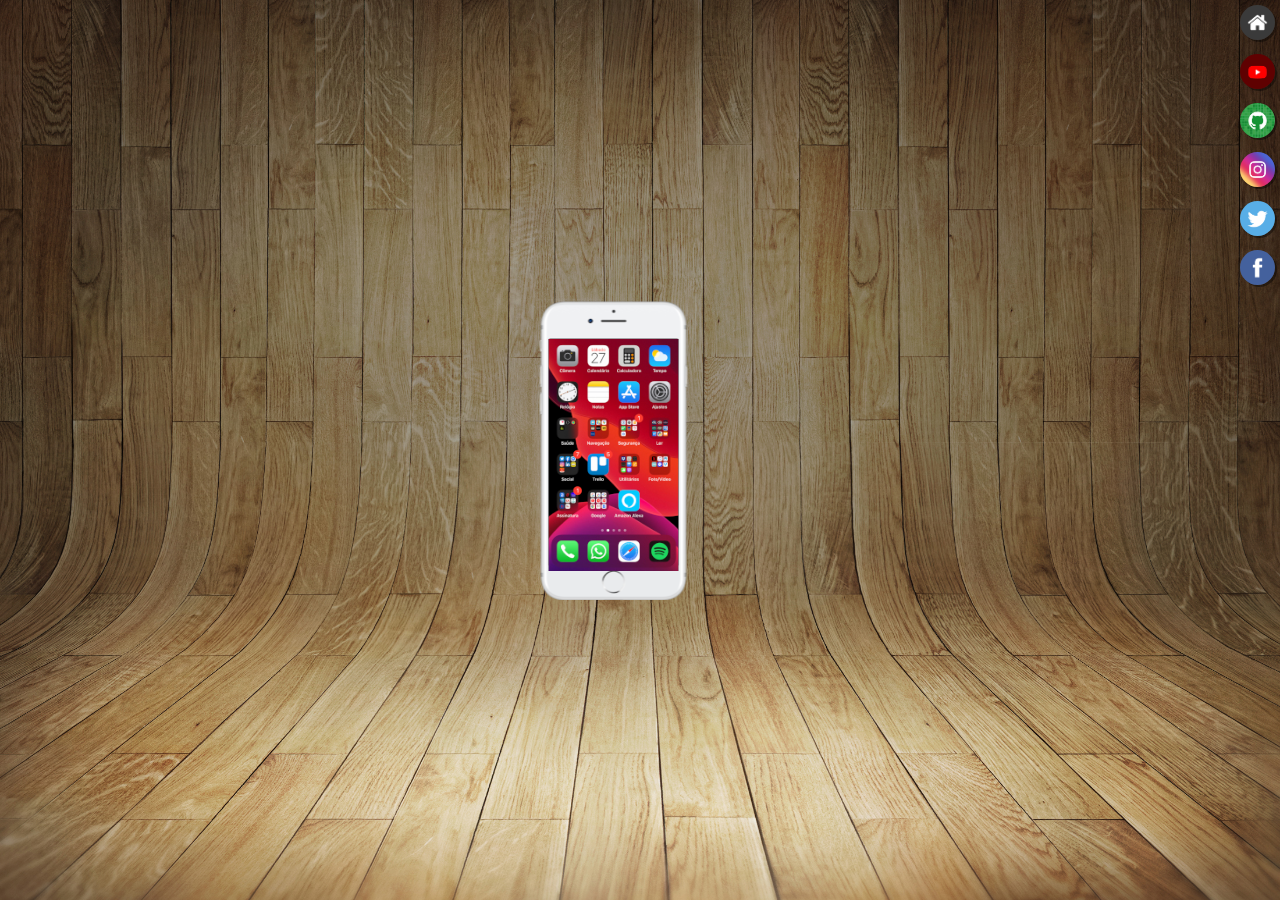
<file: index.html>
<!DOCTYPE html>
<html lang="pt-br">
<head>
    <meta charset="UTF-8">
    <meta name="viewport" content="width=device-width, initial-scale=1.0">
    <link rel="shortcut icon" href="imagens/favicon.ico" type="image/x-icon">
    <link rel="stylesheet" href="Estilos/style.css">
    <title>Projeto Redes Sociais</title>
</head>
<body>
    <main>
        <section id="telefone">
            <iframe src="home.html" name="tela" id="tela" frameborder="0">
                Seu navegador não é compativel com esse conteudo.
            </iframe>
        </section>
        <section id="redes-sociais">
            <a href="home.html" target="tela"><img src="imagens/logo-home.jpg" alt="Home"></a> <br>
            <a href="youtube.html" target="tela"><img src="imagens/logo-youtube.jpg" alt="Youtube"></a> <br>
            <a href="github.html" target="tela"><img src="imagens/logo-github.jpg" alt="GitHub"></a> <br>
            <a href="instagram.html" target="tela"><img src="imagens/logo-instagram.jpg" alt="Instagram"></a> <br>
            <a href="twiter.html" target="tela"><img src="imagens/logo-twitter.jpg" alt="Twitter"></a> <br>
            <a href="facebook.html" target="tela"><img src="imagens/logo-facebook.jpg" alt="facebook"></a> <br>
        
        </section>
    </main>
</body>
</html>
</file>
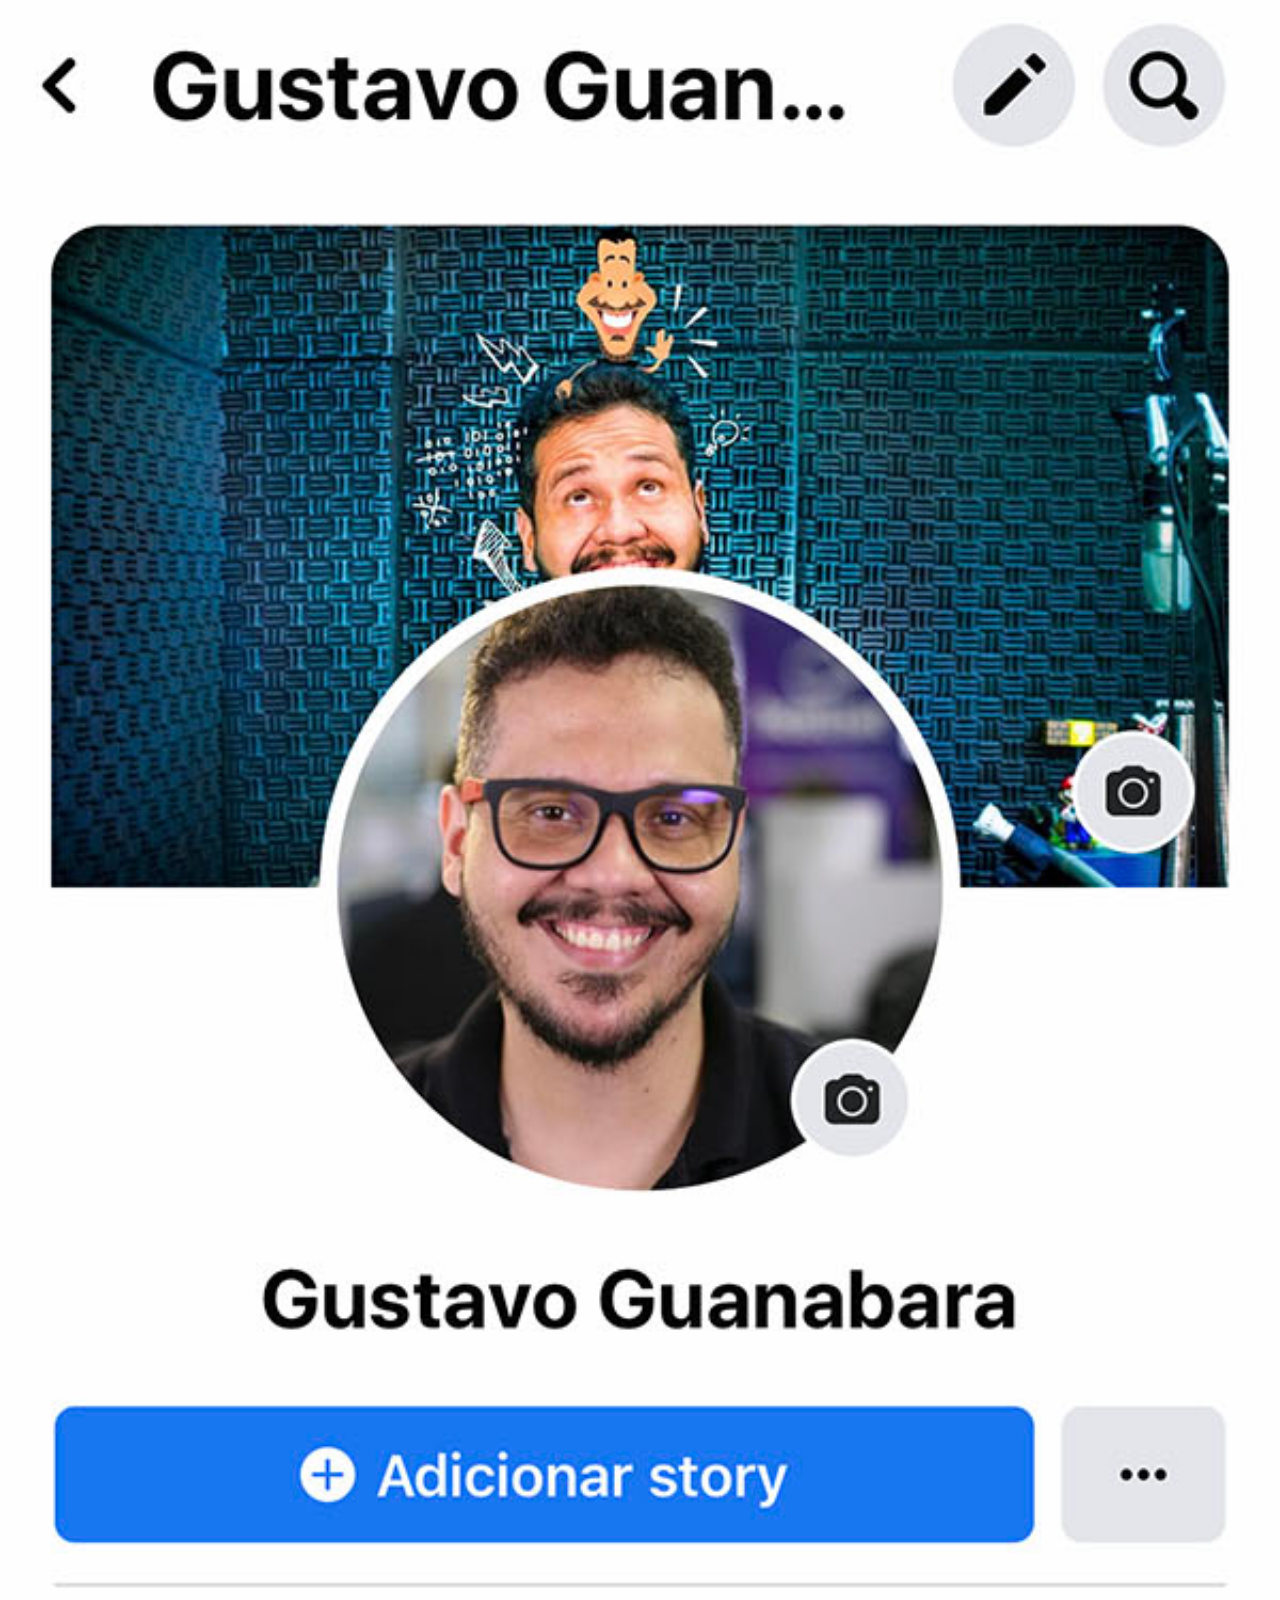
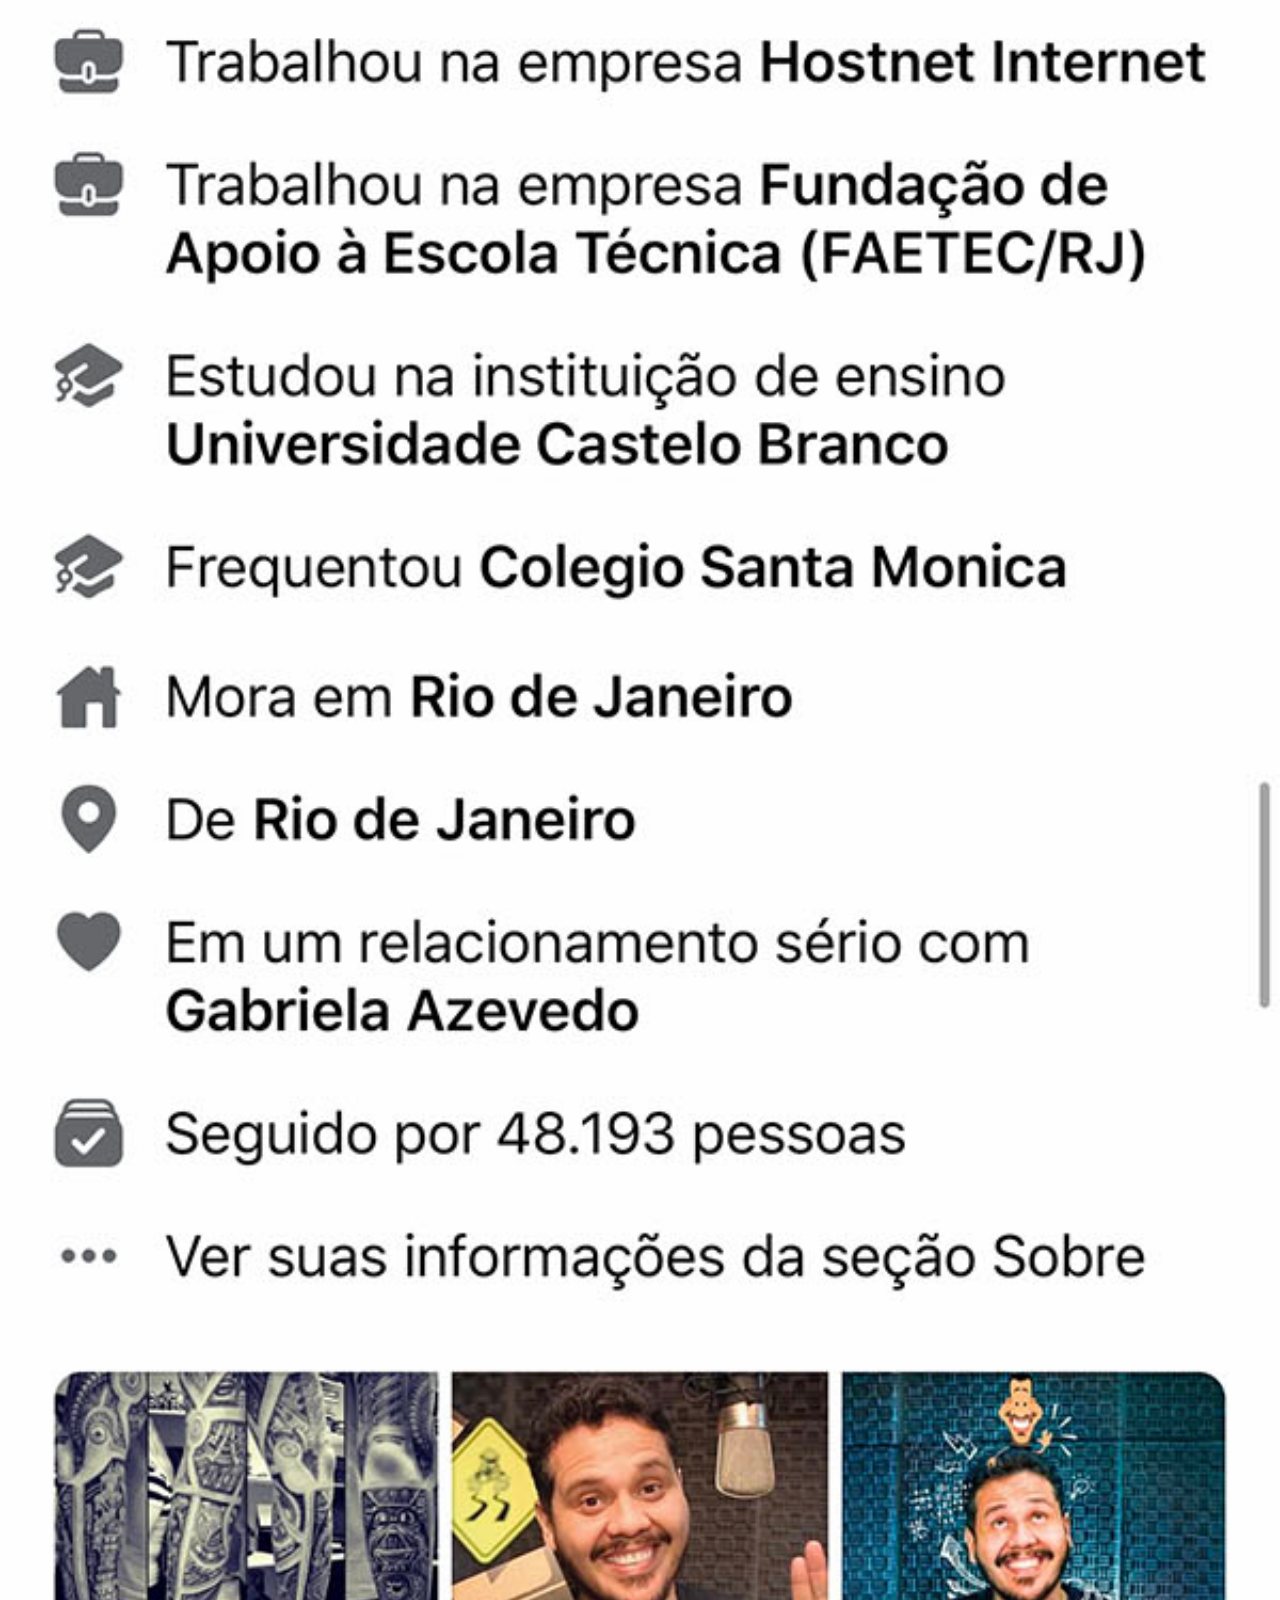
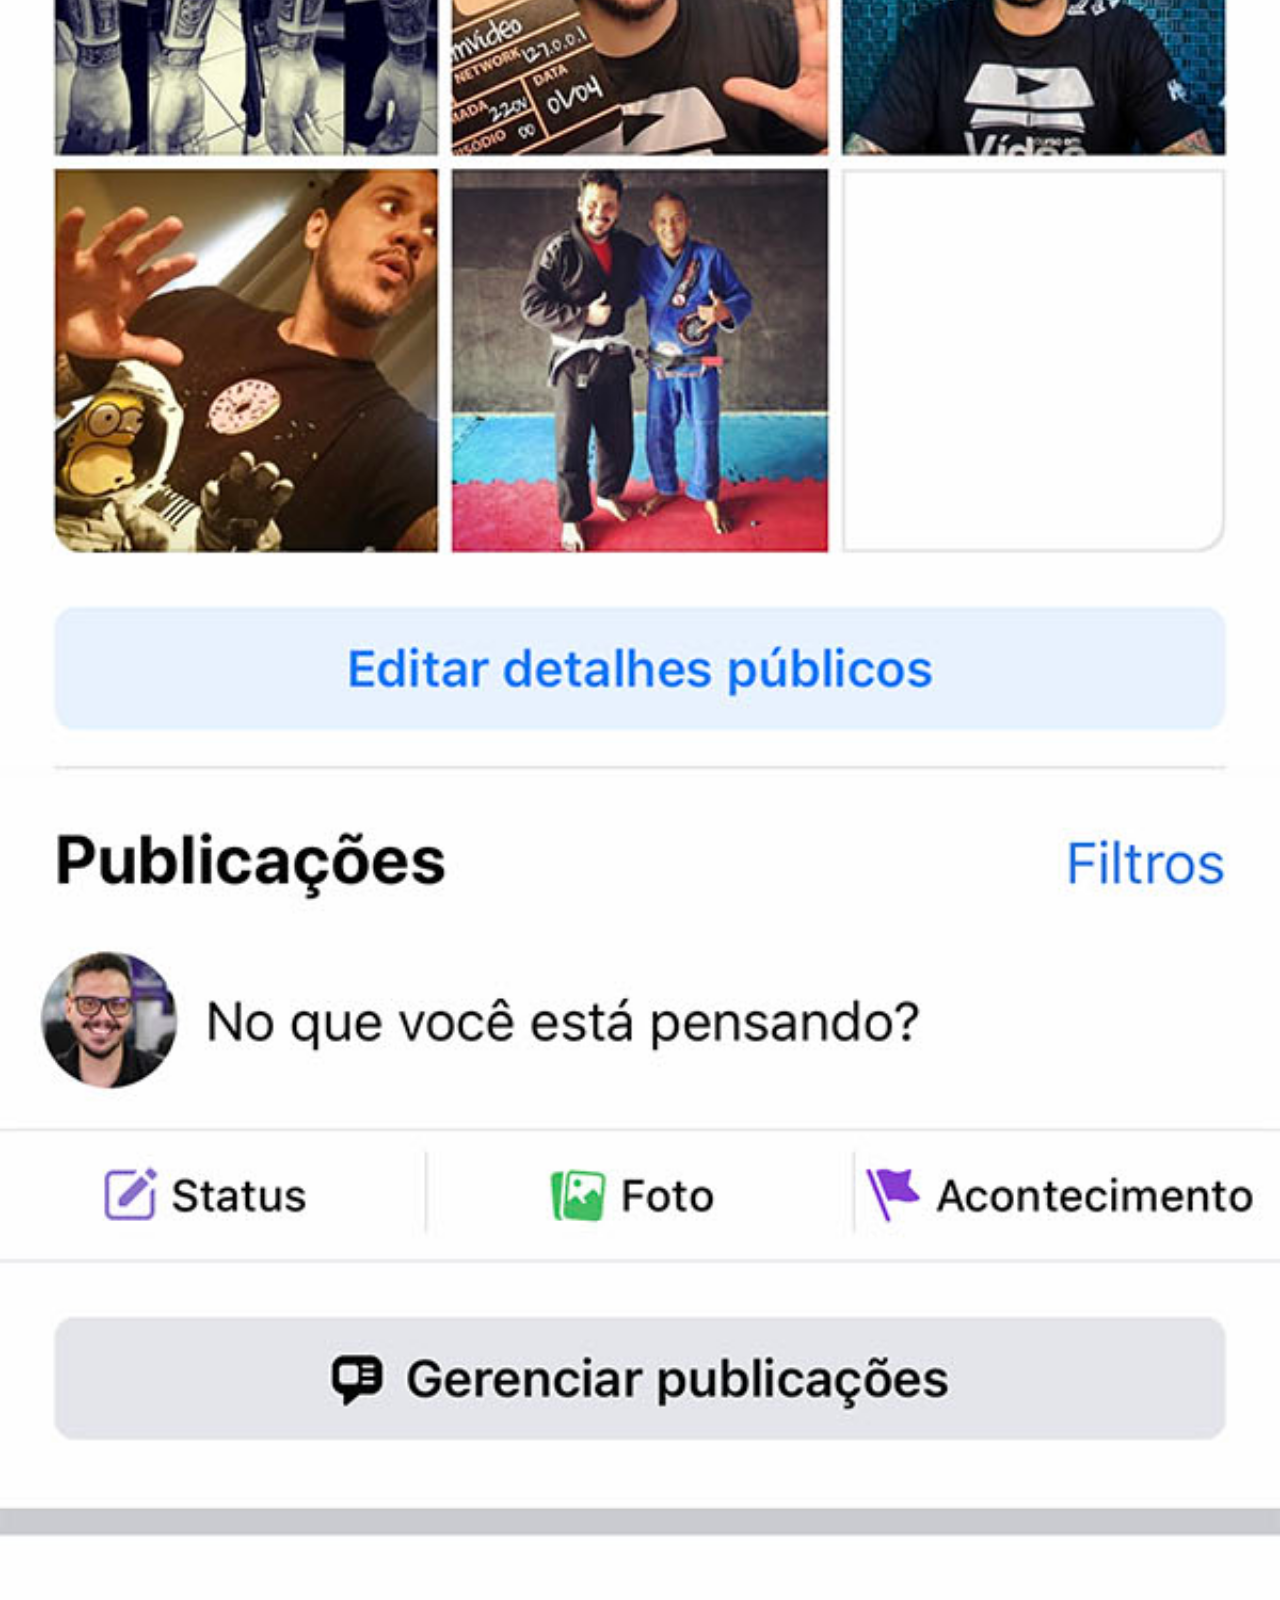
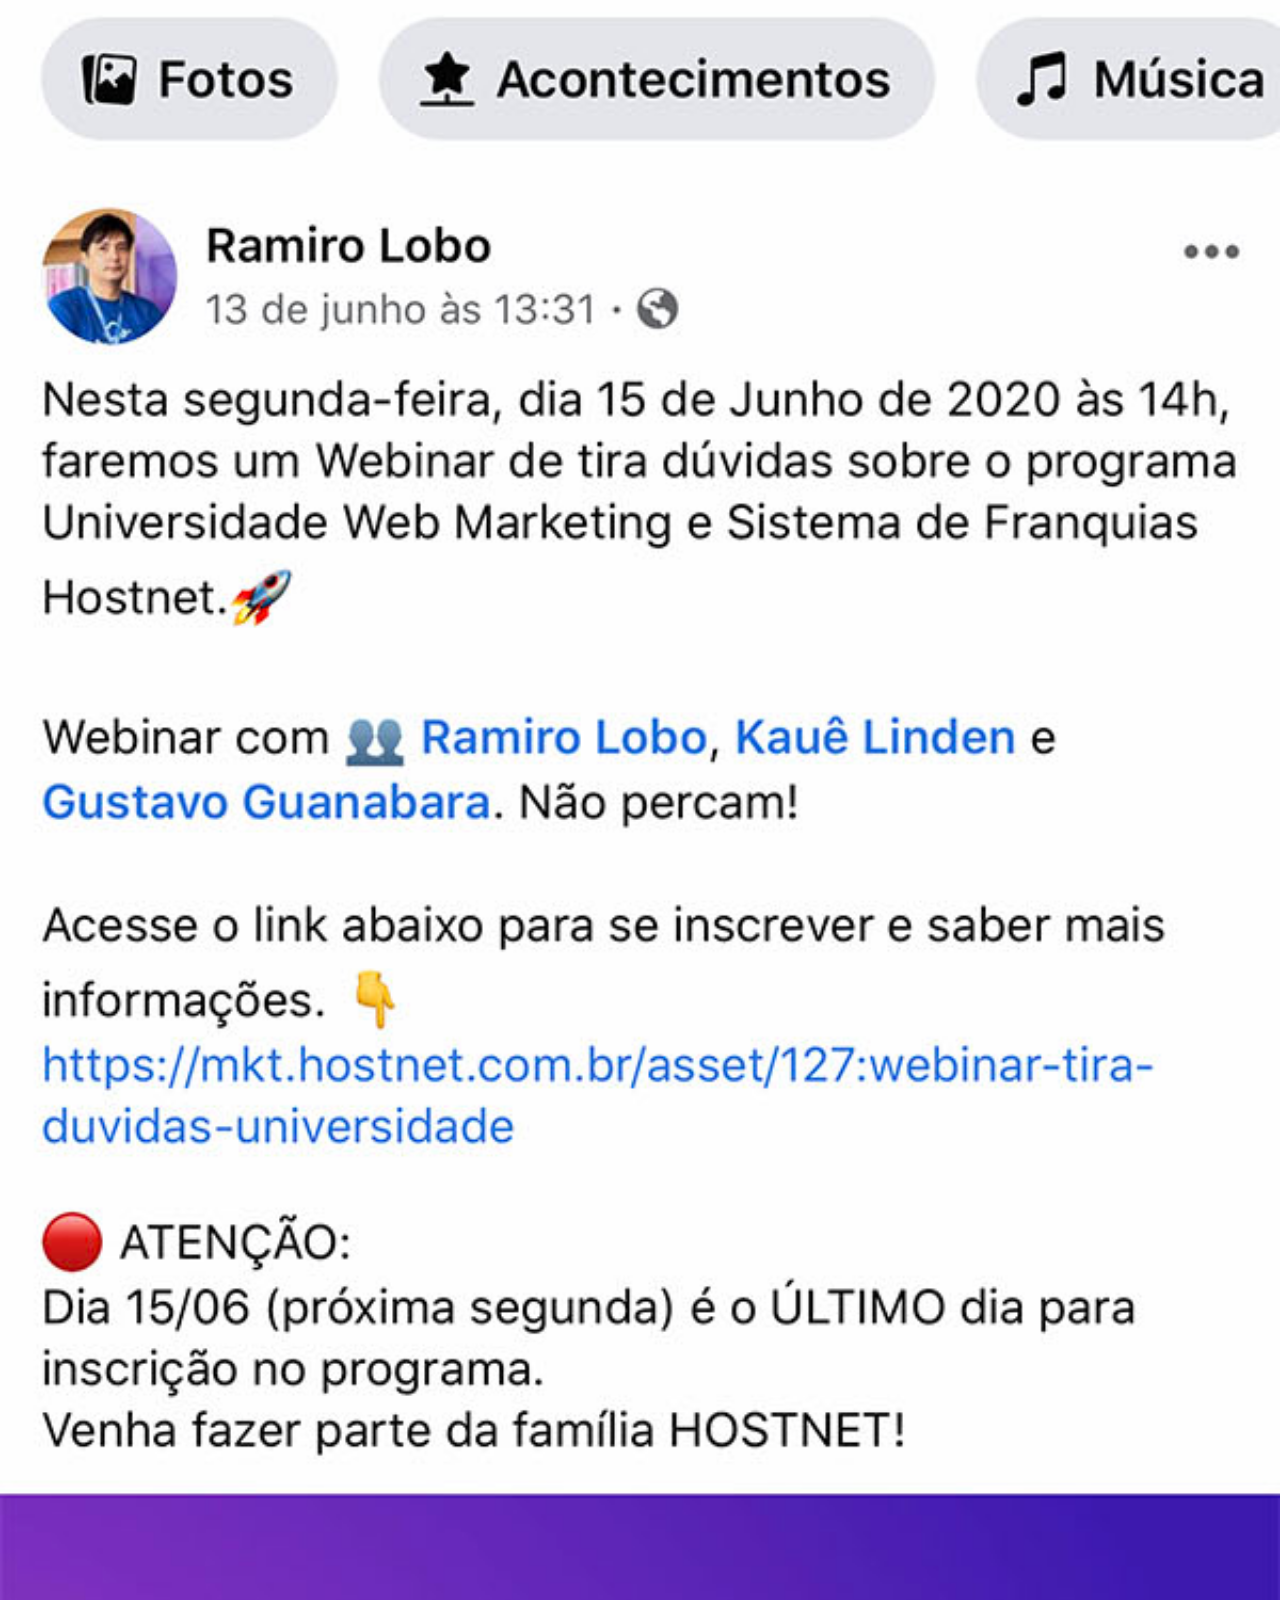
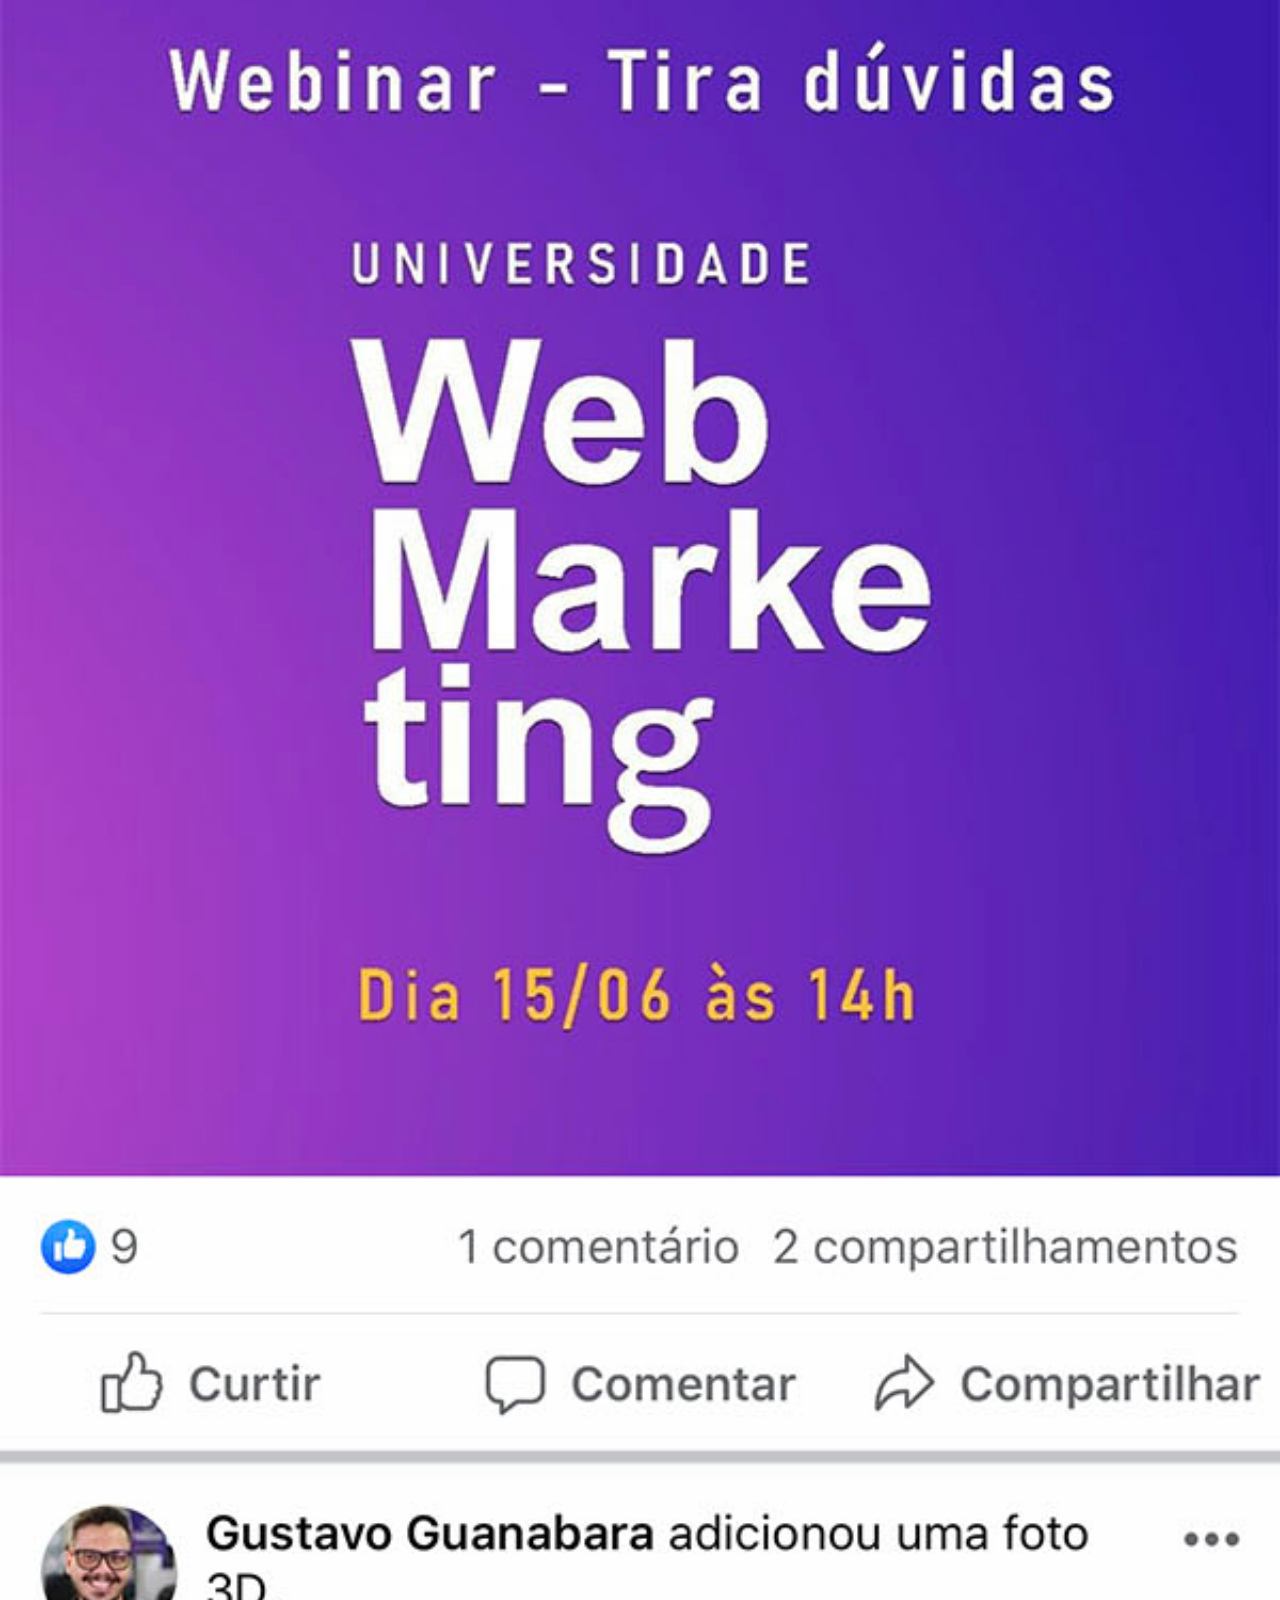
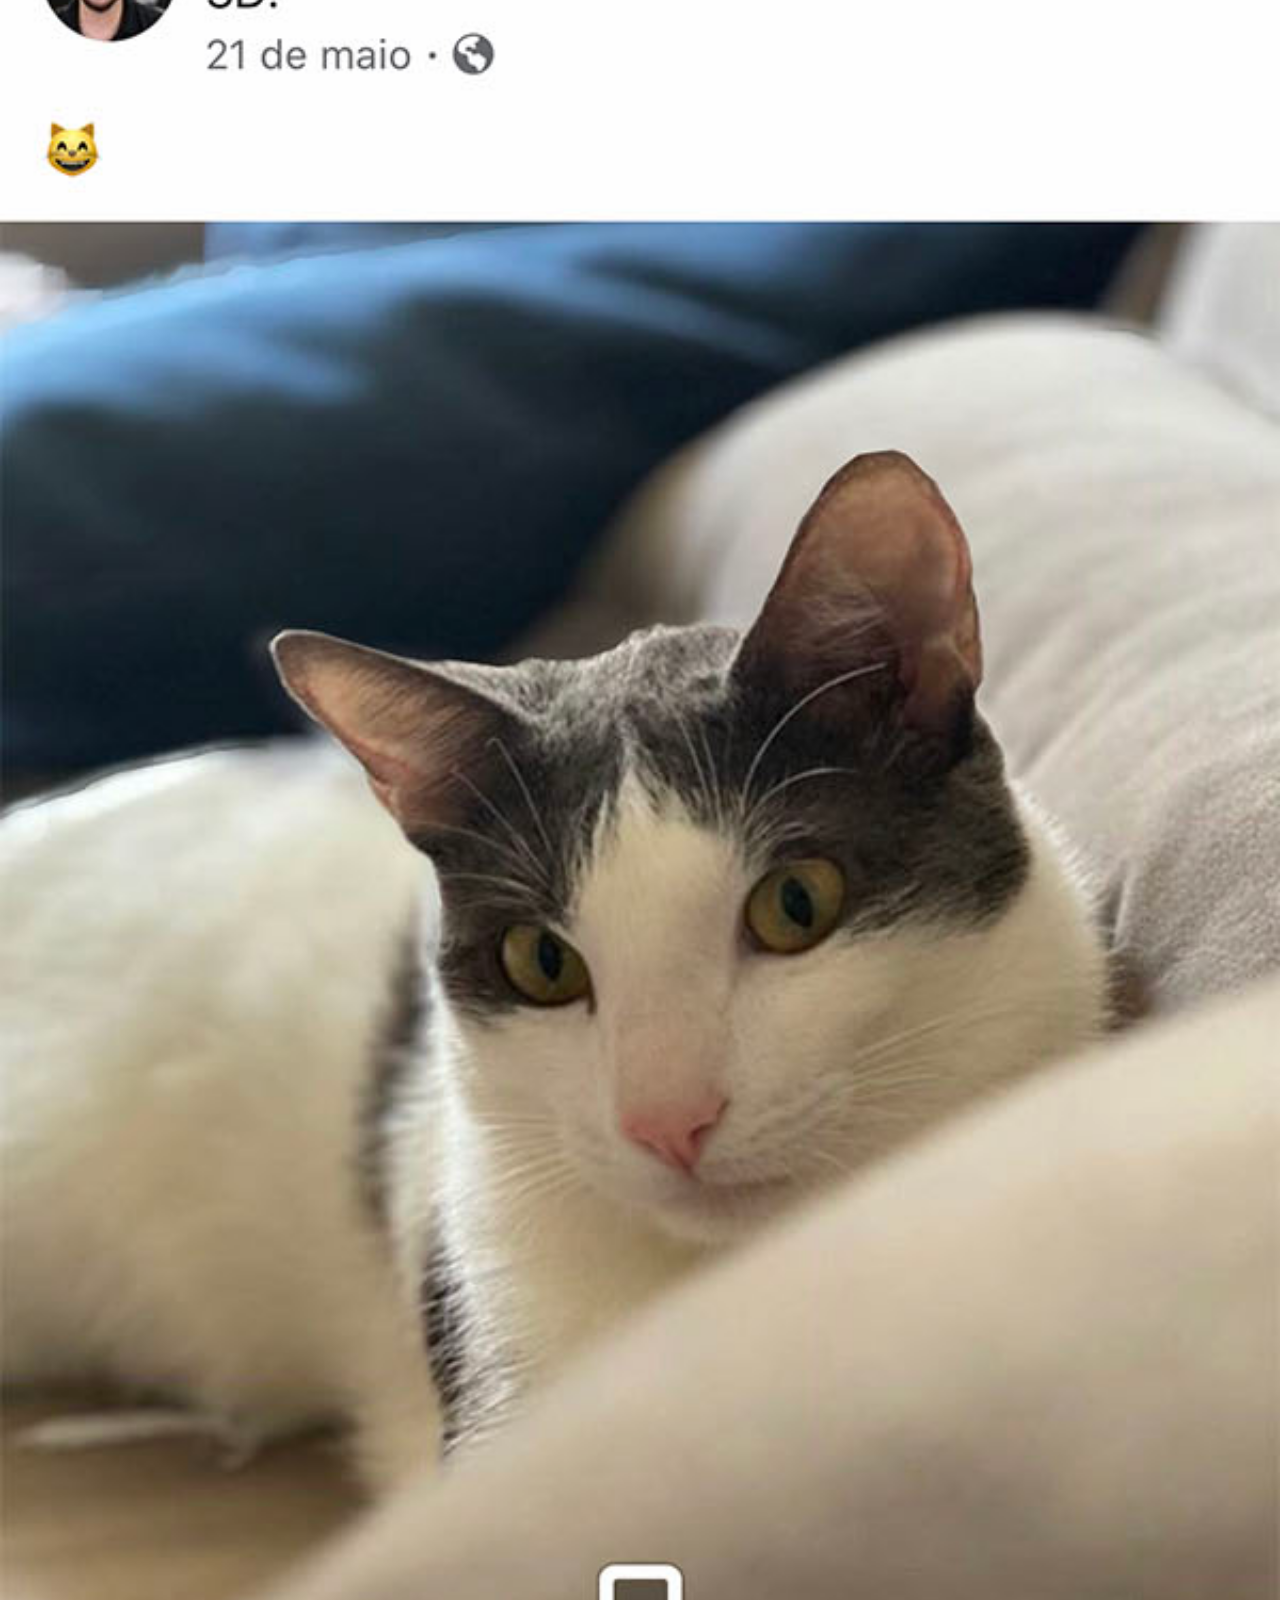
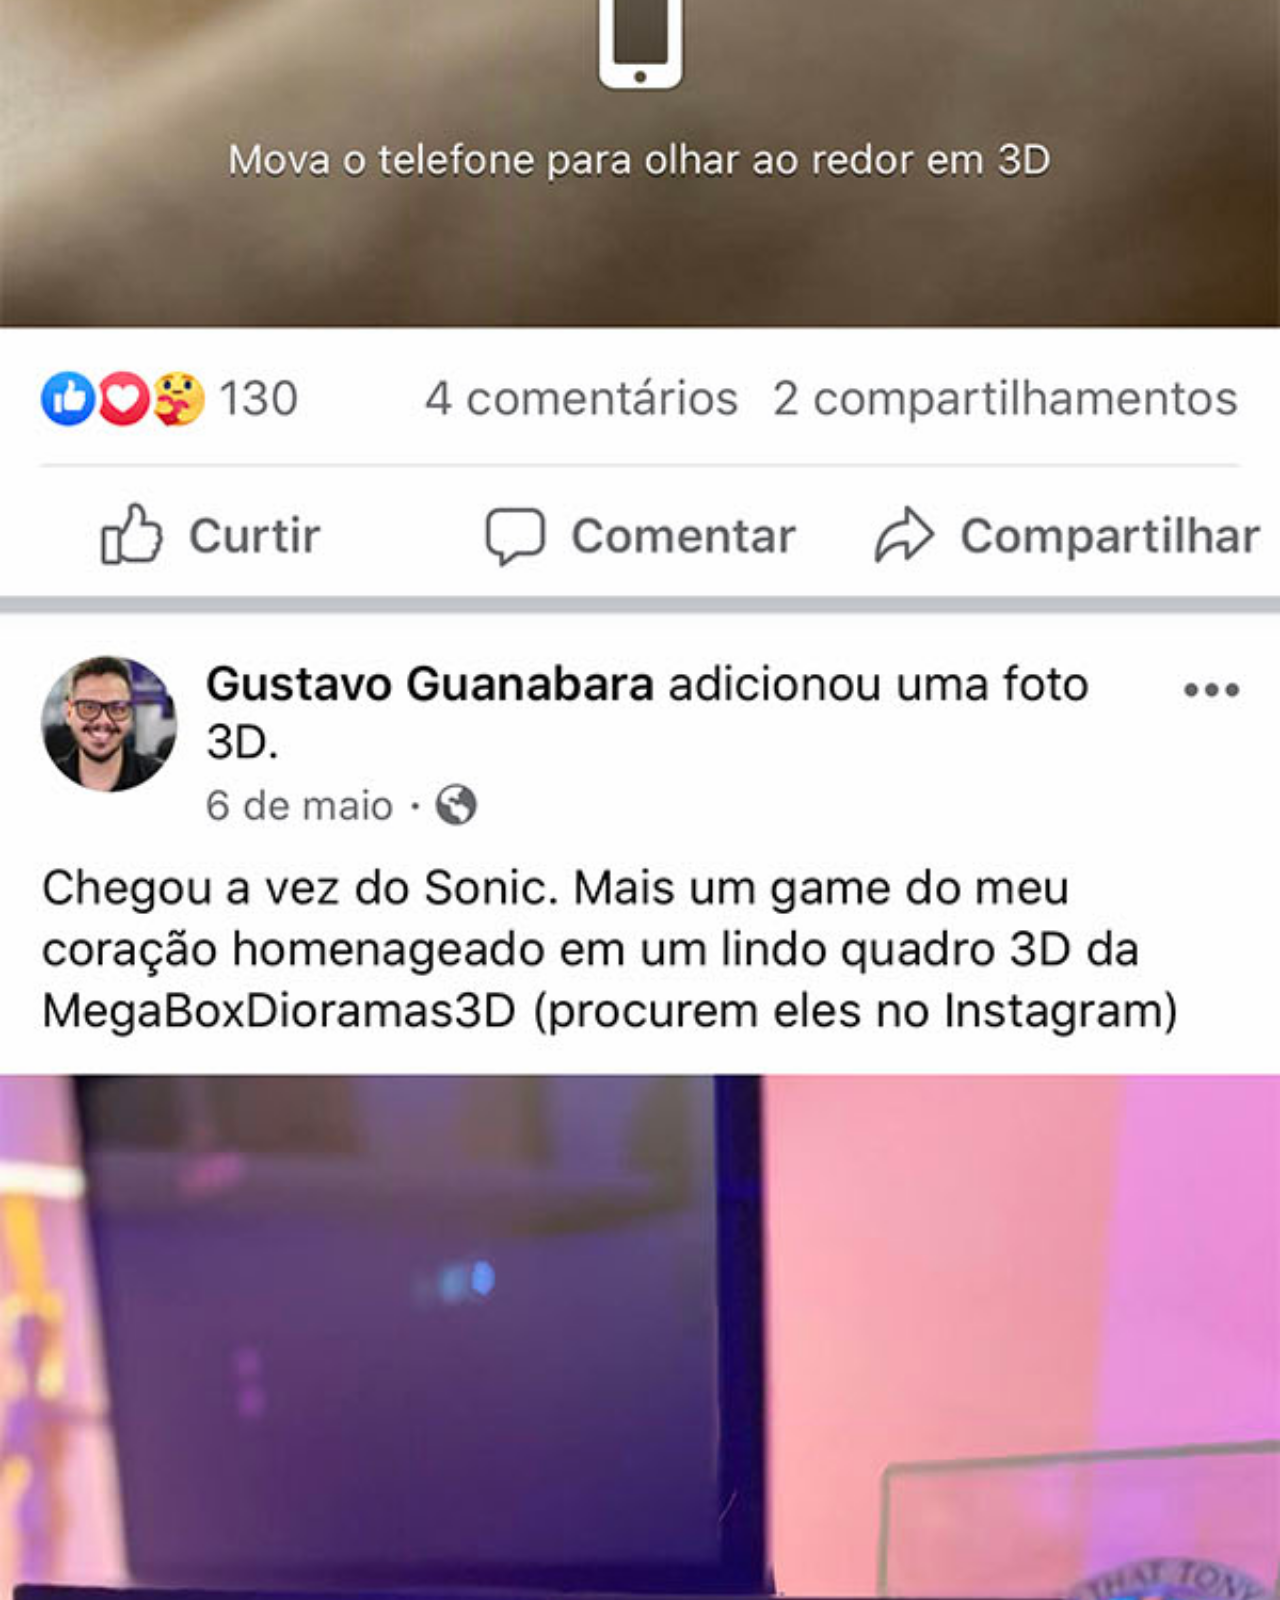
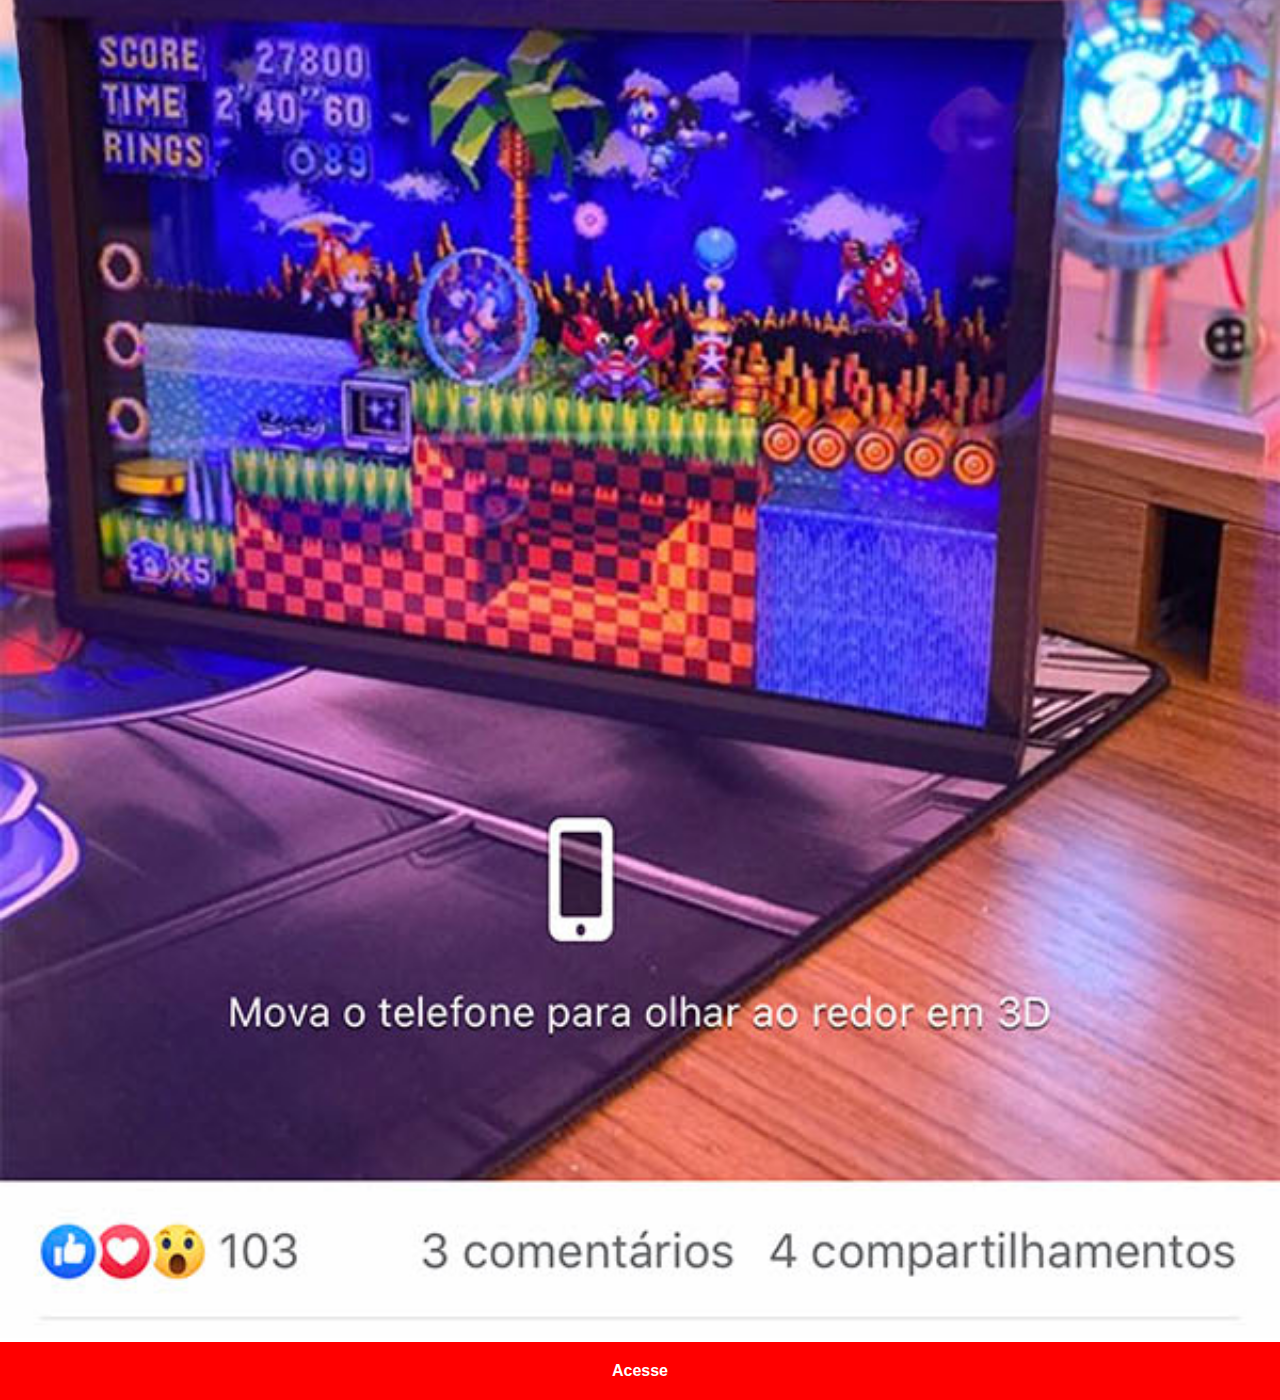
<file: facebook.html>
<!DOCTYPE html>
<html lang="pt-br">
<head>
    <meta charset="UTF-8">
    <meta name="viewport" content="width=device-width, initial-scale=1.0">
    <title>Facebook</title>
    <link rel="stylesheet" href="Estilos/social.css">
</head>
<body>
    <img src="imagens/tela-facebook.jpg" alt="Facebool">
    <a href="https://www.facebook.com/gustavoguanabara/?locale=pt_BR" target="_blank">Acesse</a>
</body>
</html>
</file>
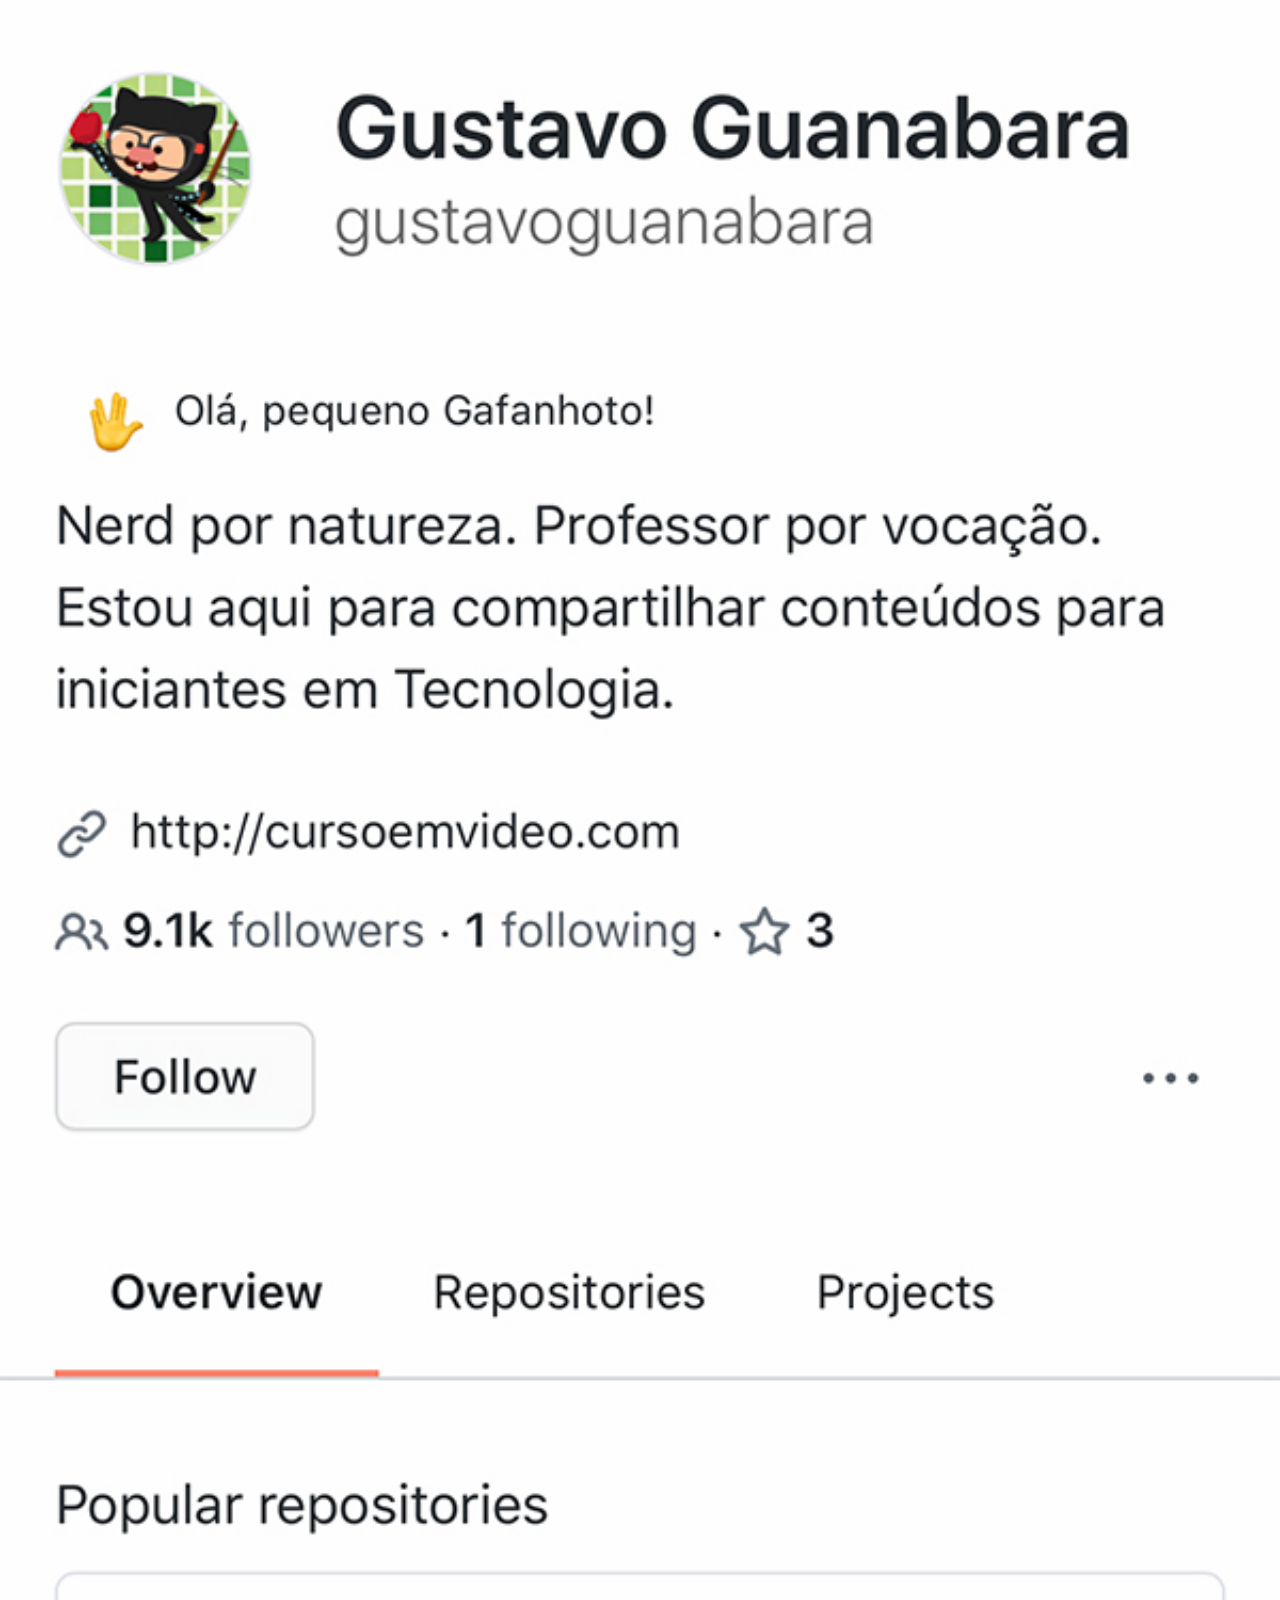
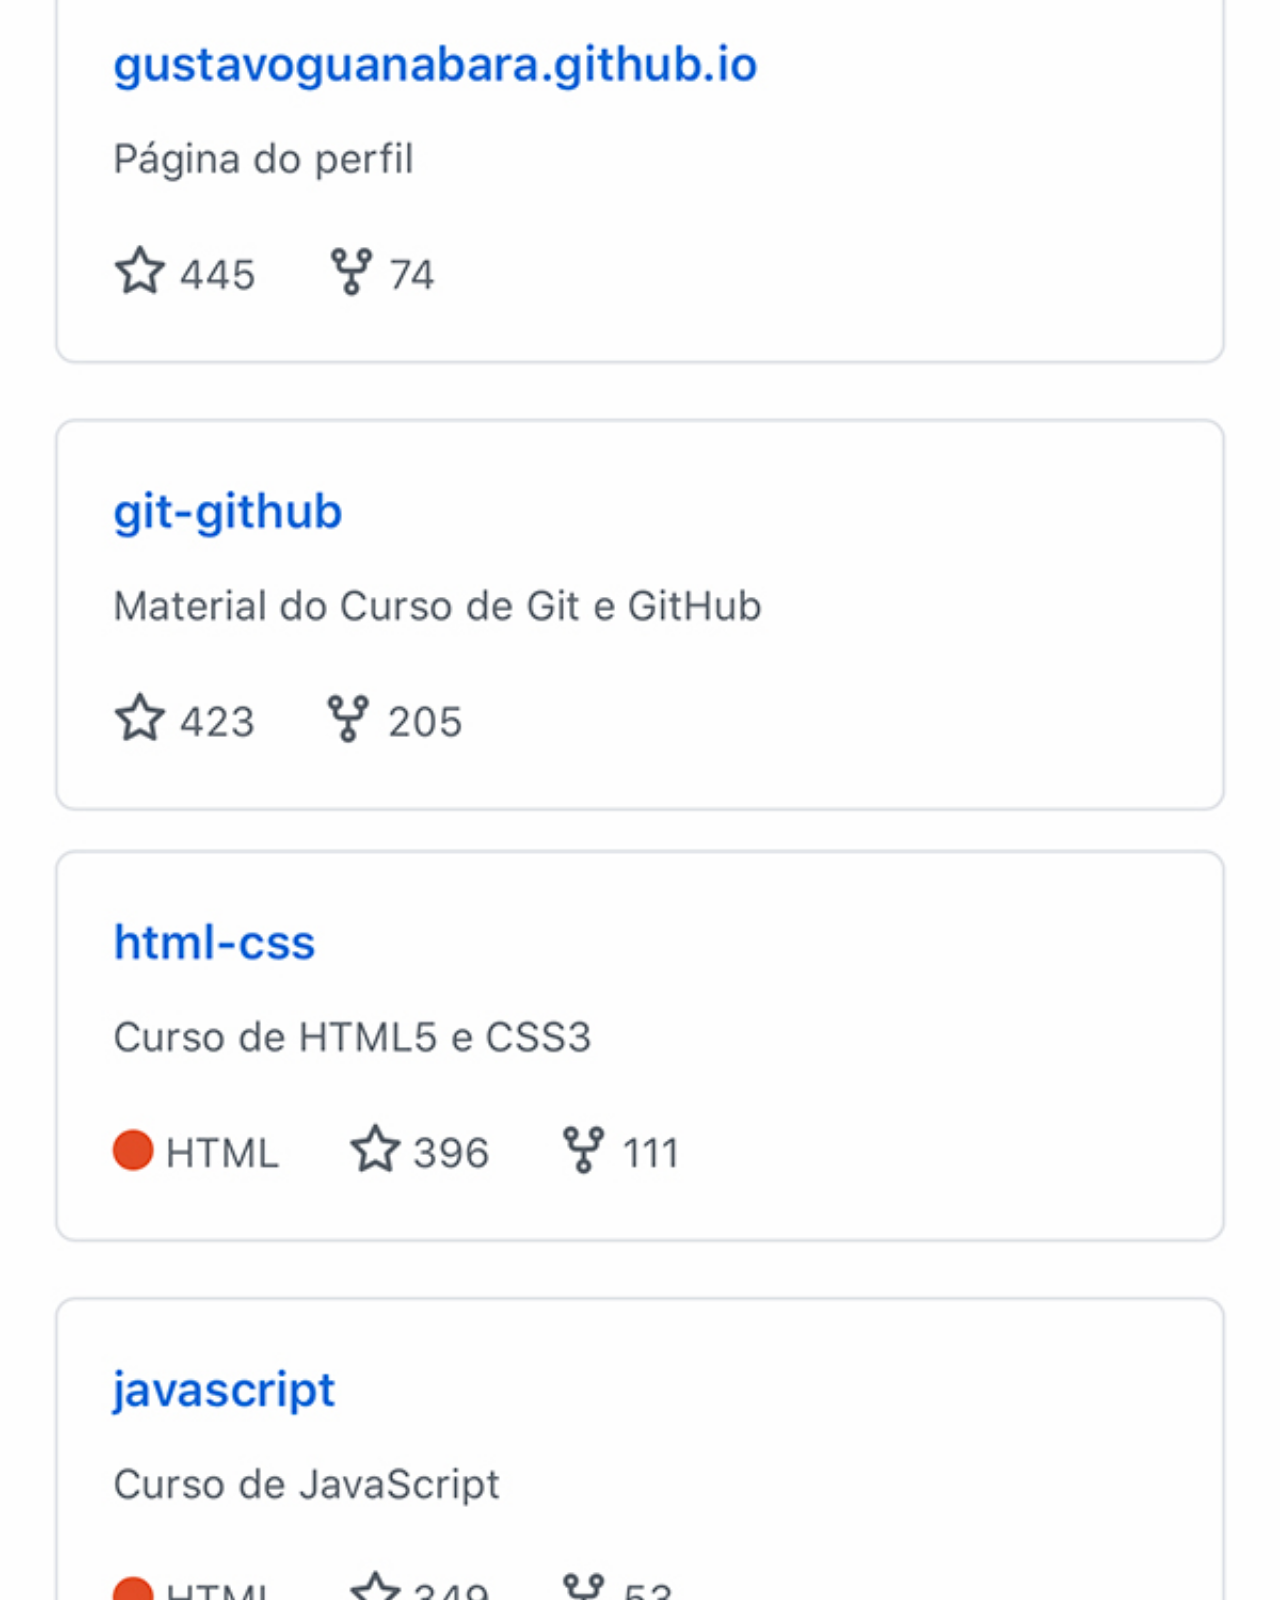
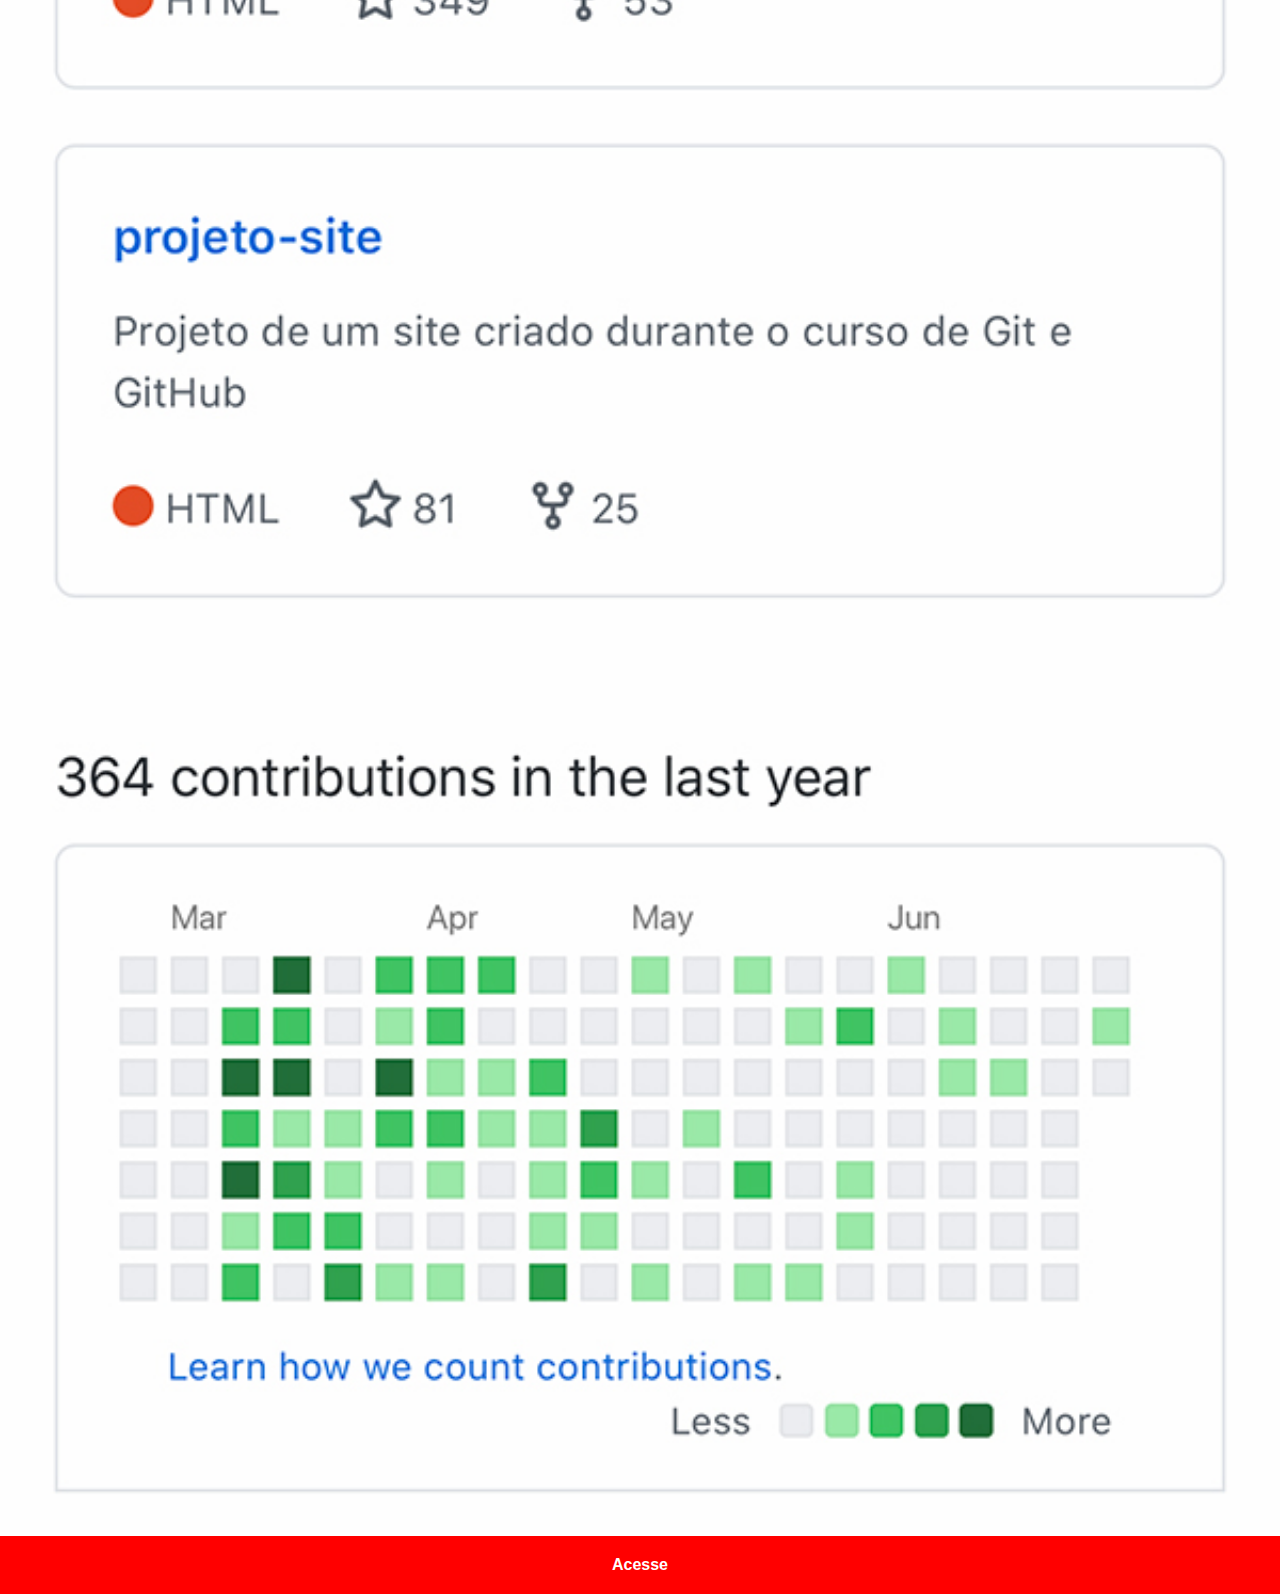
<file: github.html>
<!DOCTYPE html>
<html lang="pt-br">
<head>
    <meta charset="UTF-8">
    <meta name="viewport" content="width=device-width, initial-scale=1.0">
    <title>GitHub</title>
    <link rel="stylesheet" href="Estilos/social.css">

</head>
<body>
    <img src="imagens/tela-github.jpg" alt="GitHub">
    <a href="https://github.com/gustavoguanabara" target="_blank"> Acesse</a>
</body>
</html>
</file>
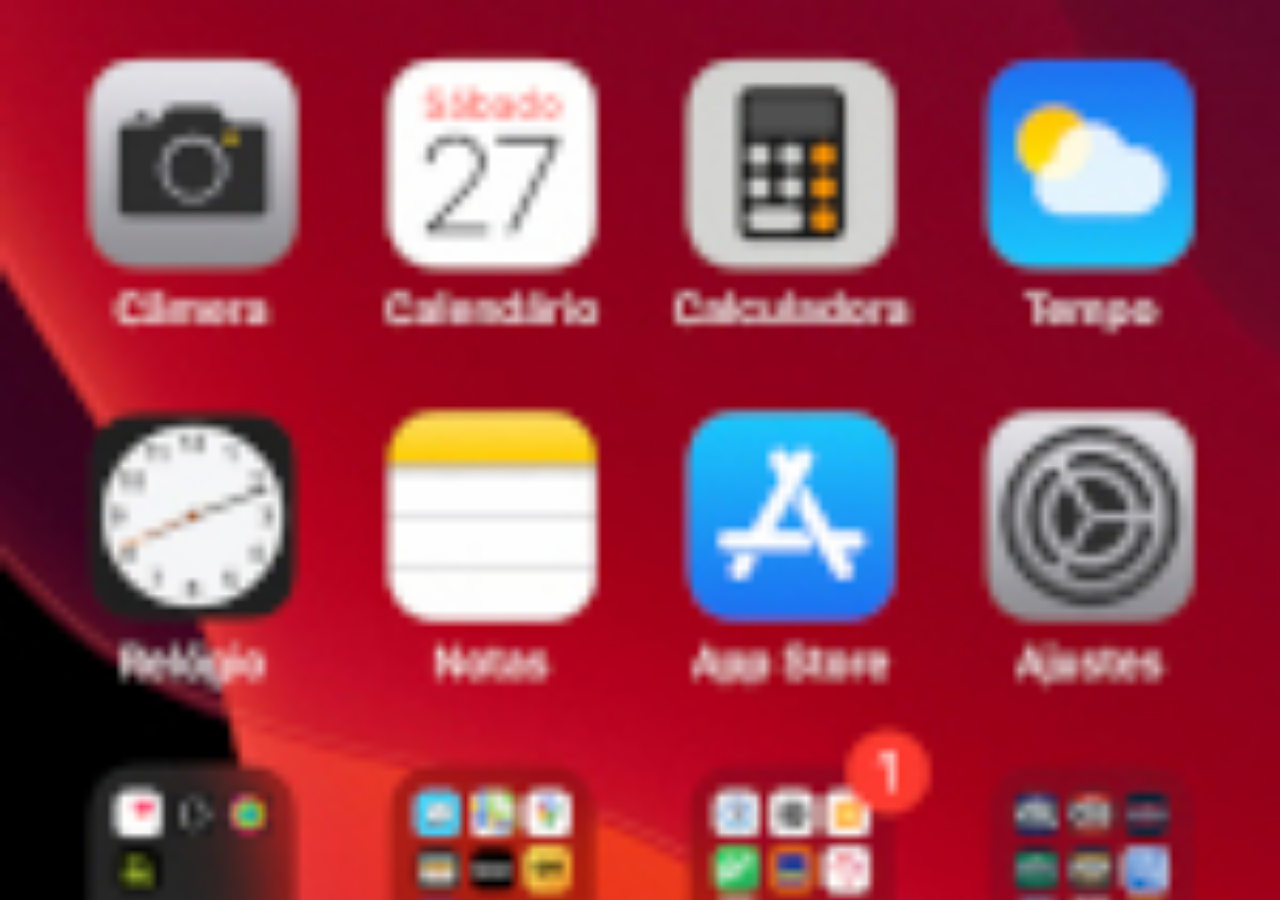
<file: home.html>
<!DOCTYPE html>
<html lang="pt-br">
<head>
    <meta charset="UTF-8">
    <meta name="viewport" content="width=device-width, initial-scale=1.0">
    <title>Home</title>
</head>
<style>
    * {
        margin: 0px;
        padding: 0px;
    }
    body {
        width: 100vw;
        height: 100vh;
        background: black url('imagens/tela-home.jpg') no-repeat top center;
        background-size: cover;
    }
</style>
<body>
    
</body>
</html>
</file>
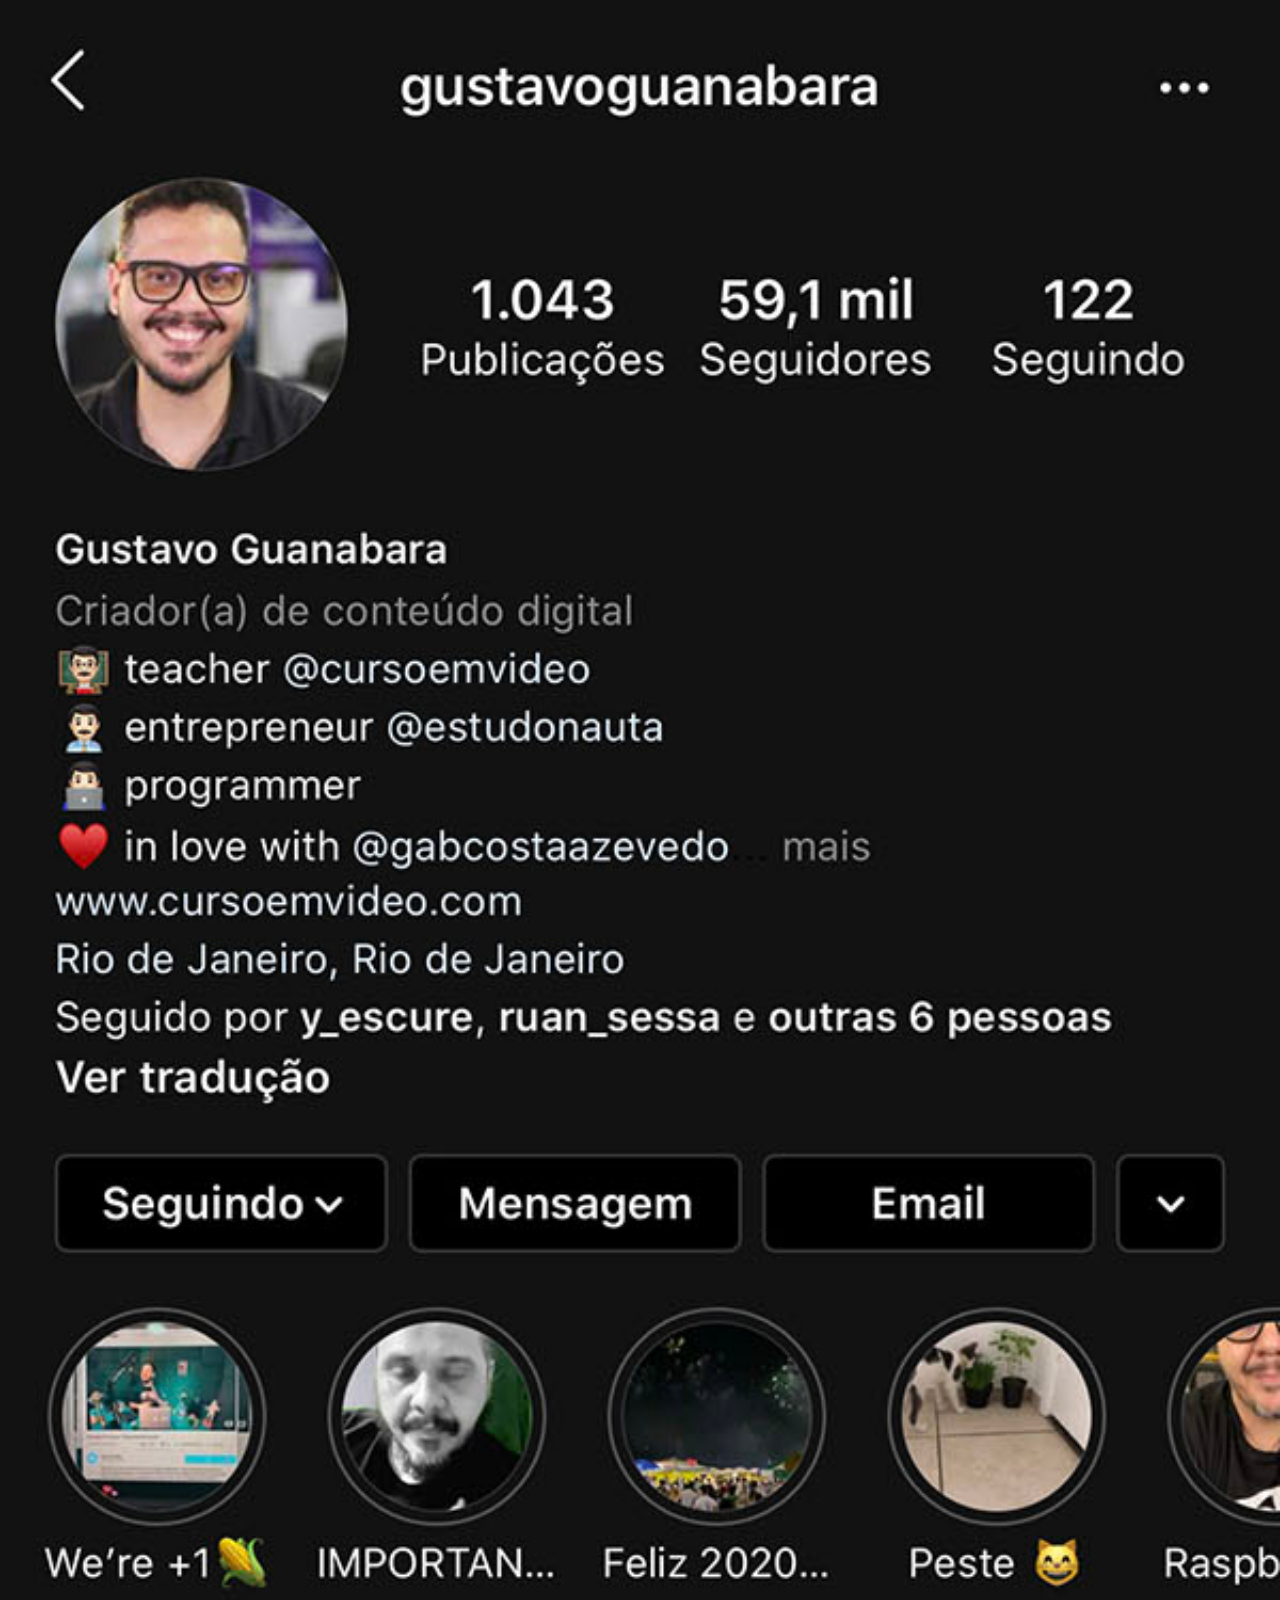
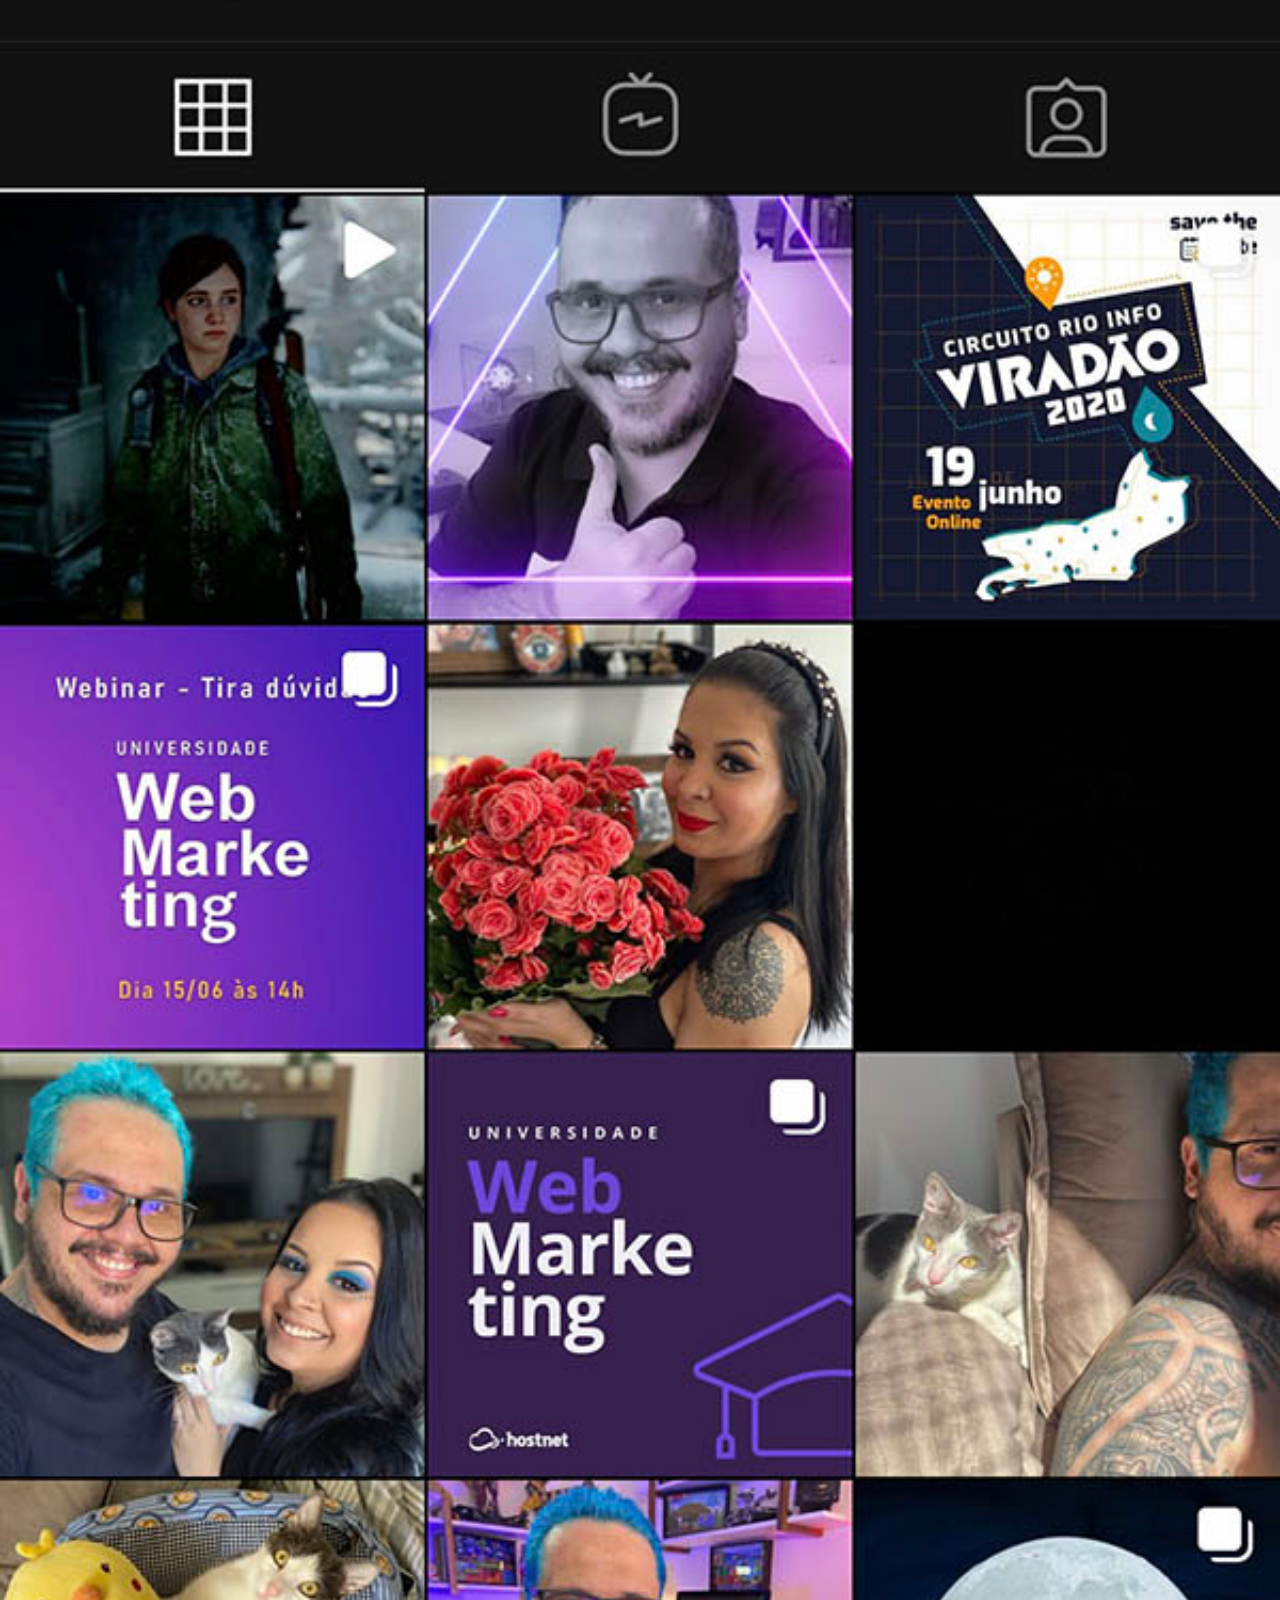
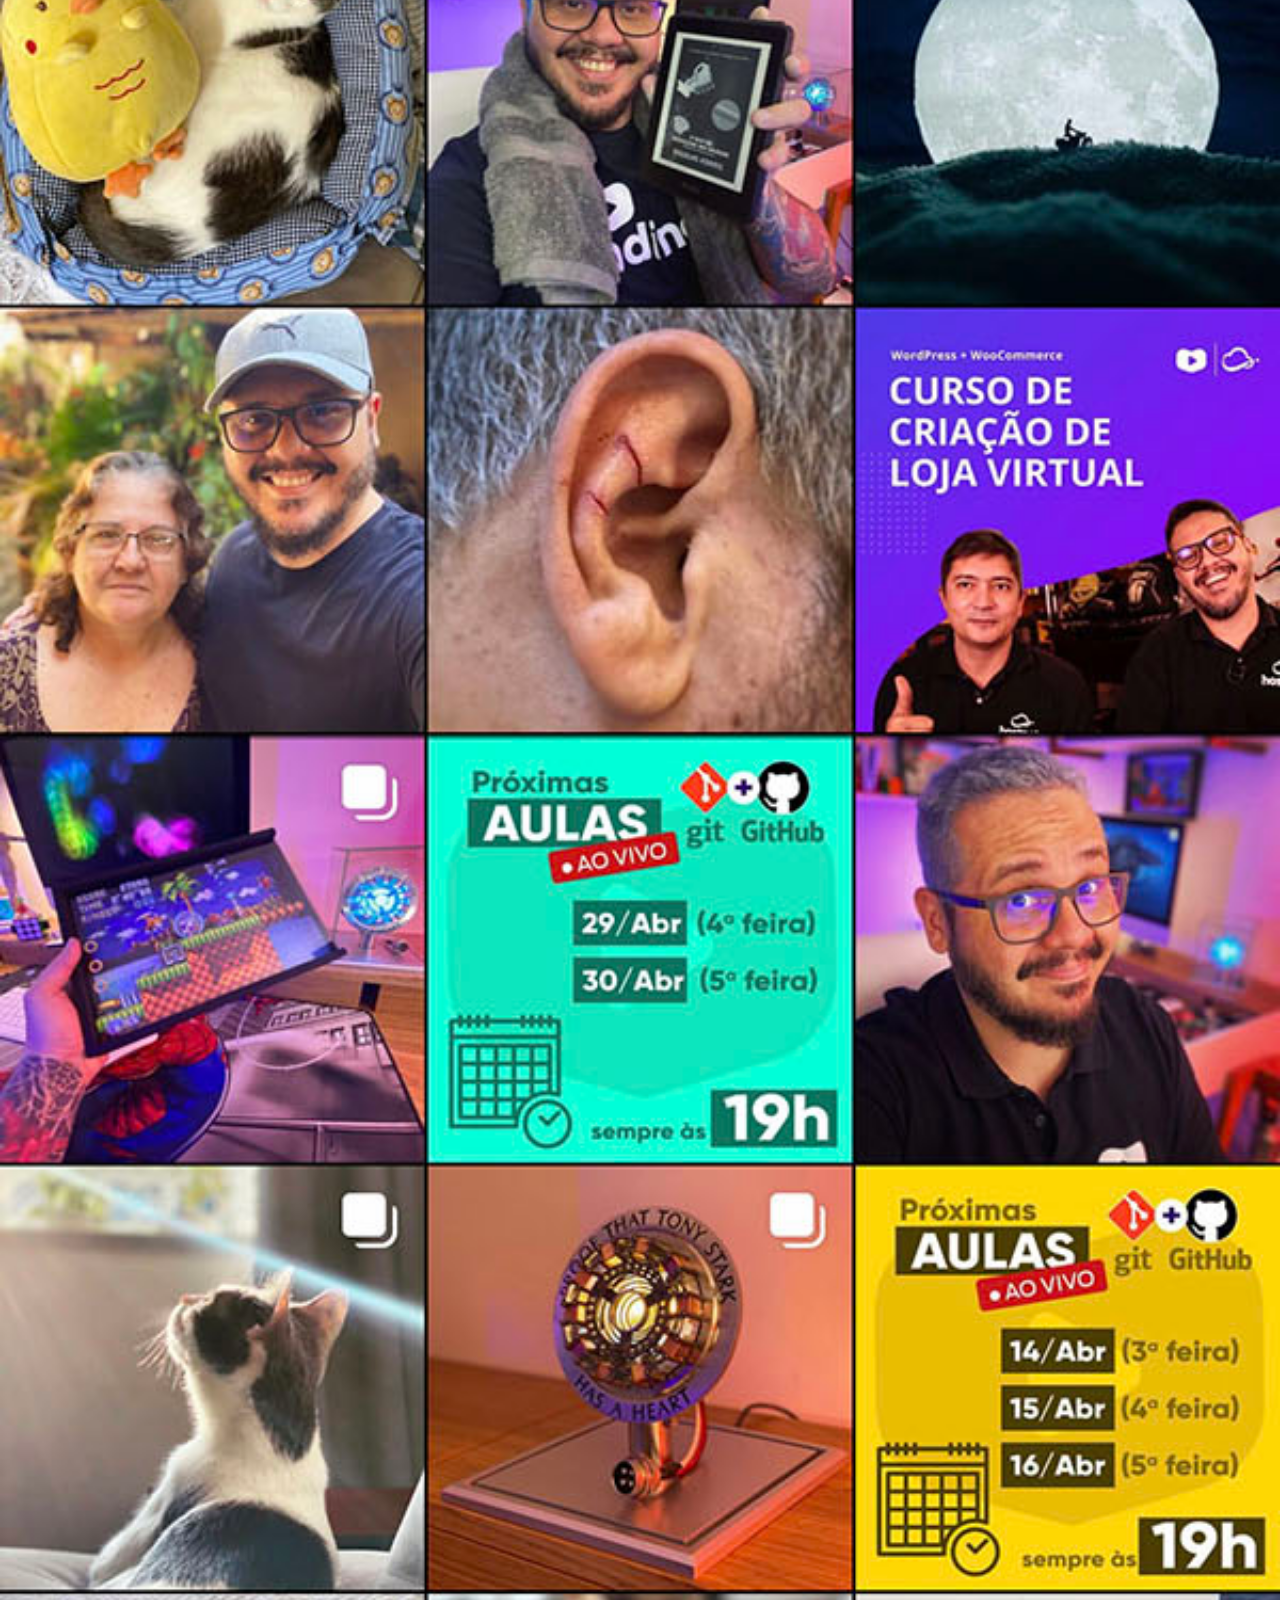
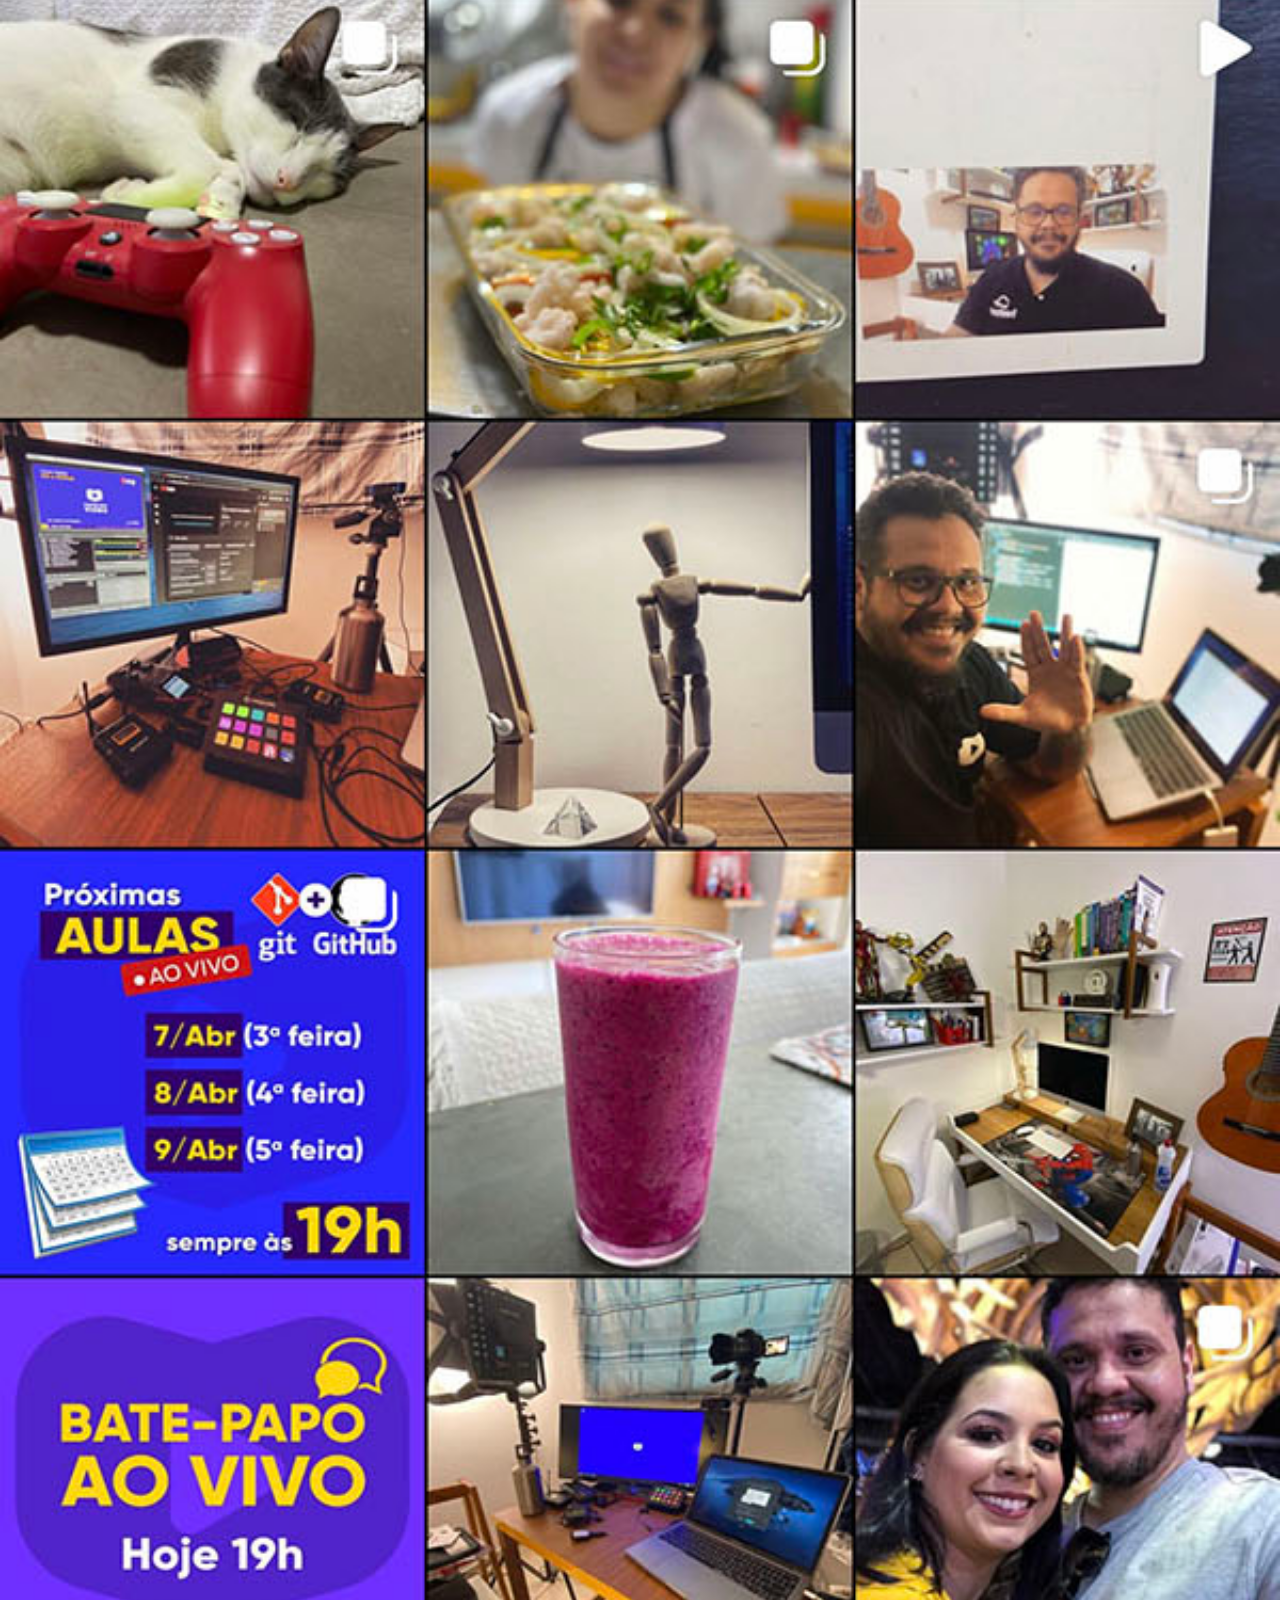
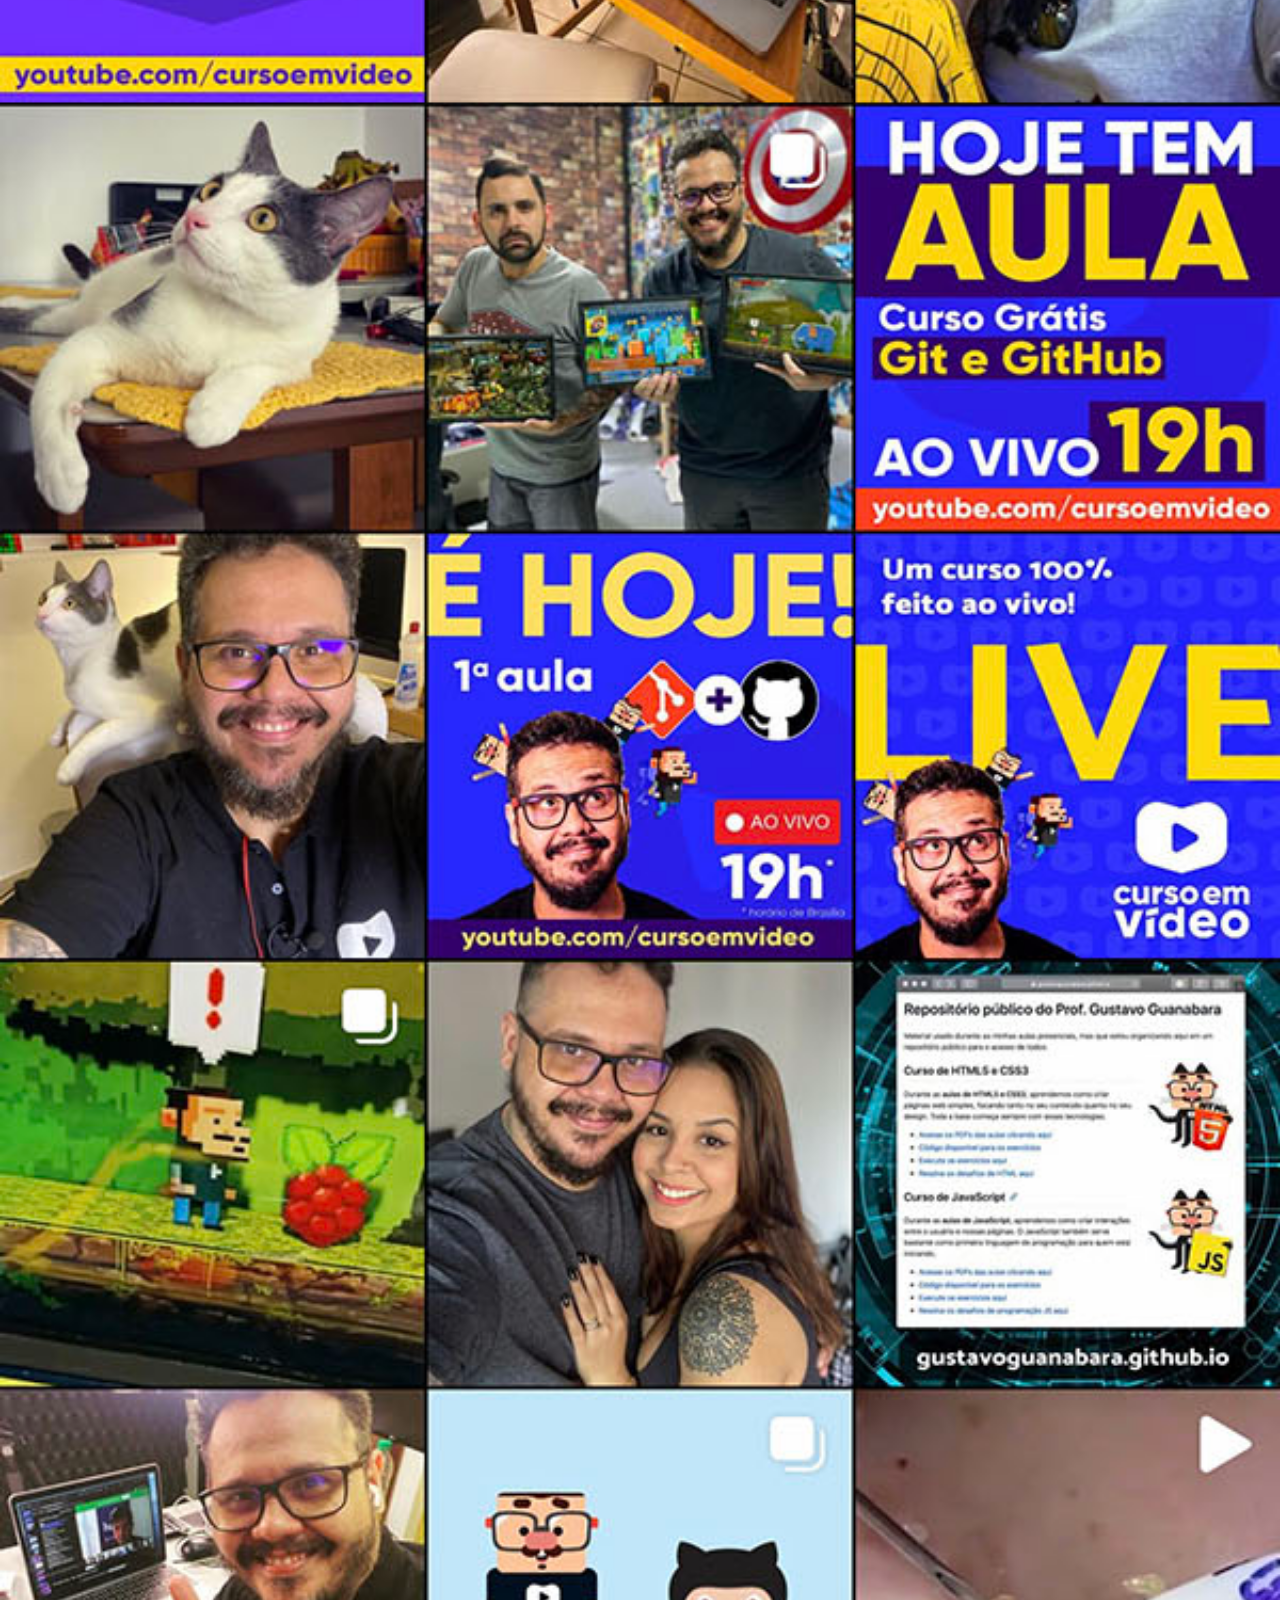
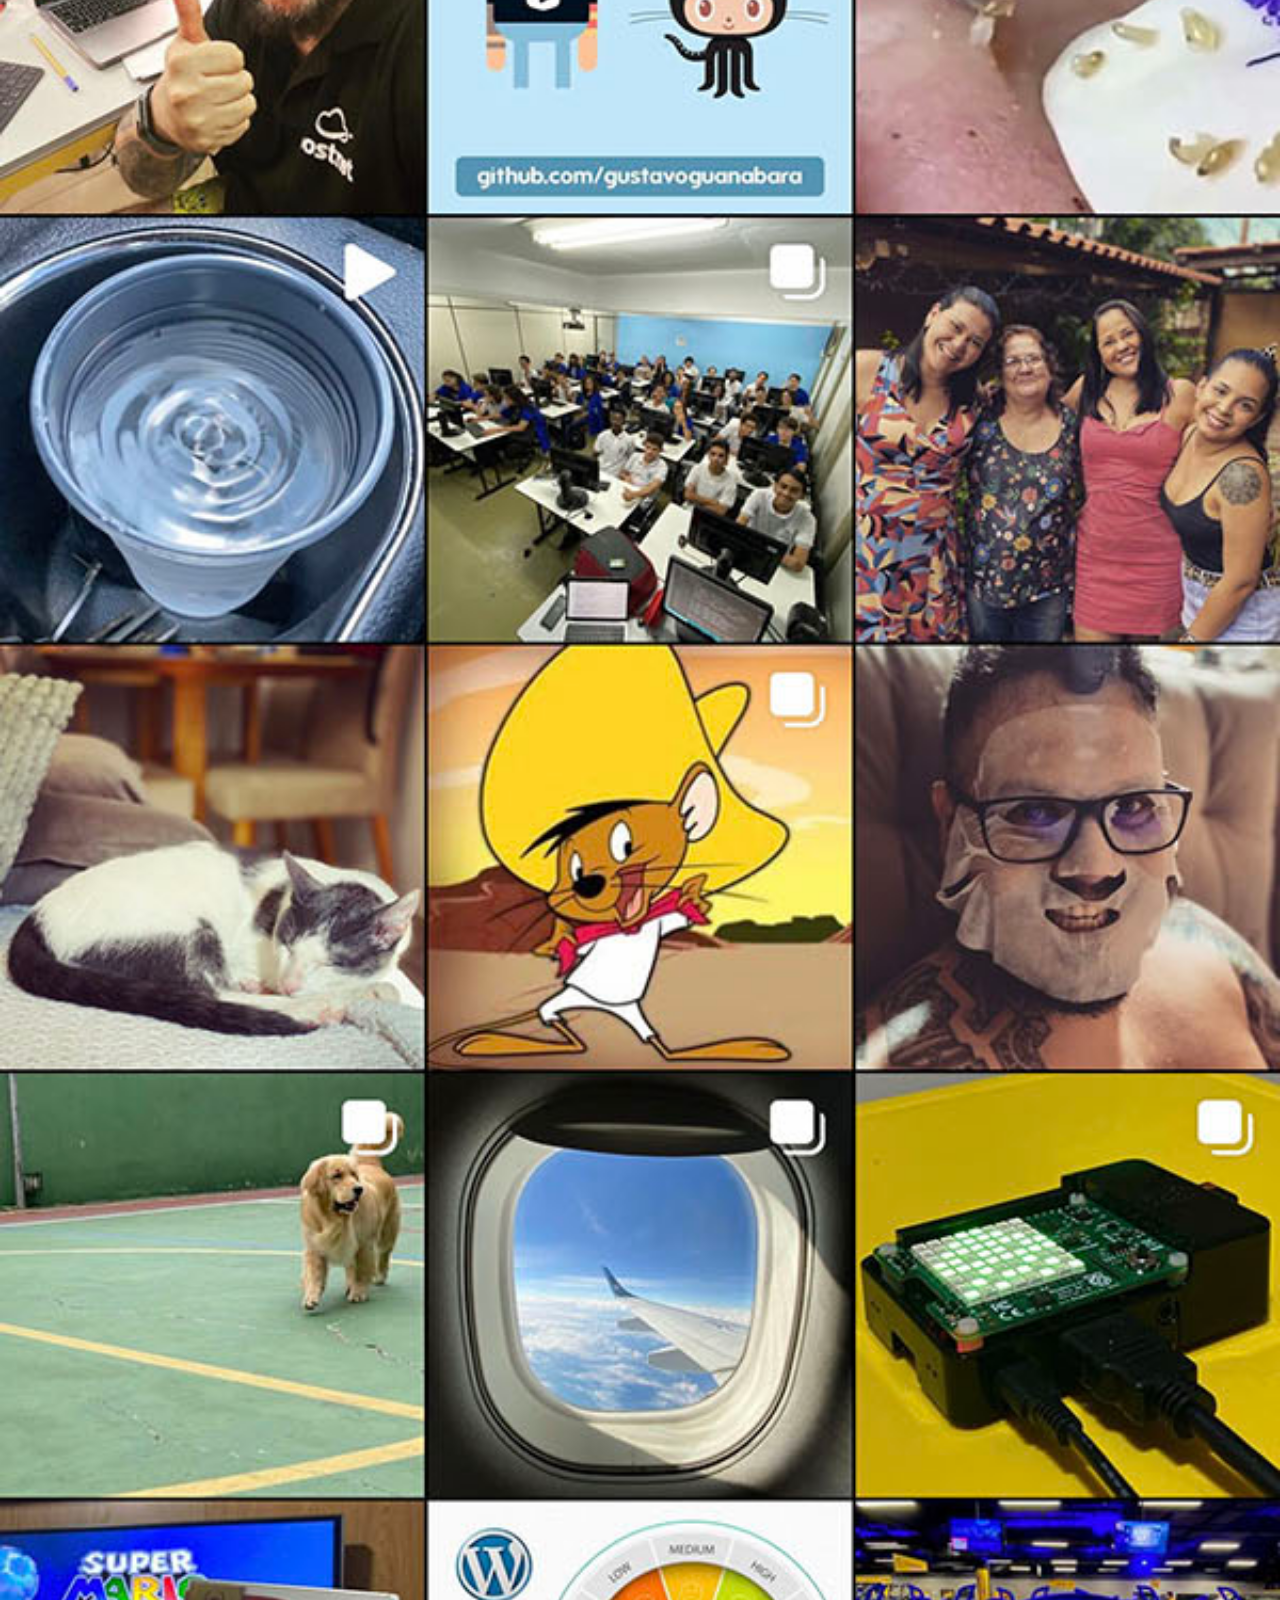
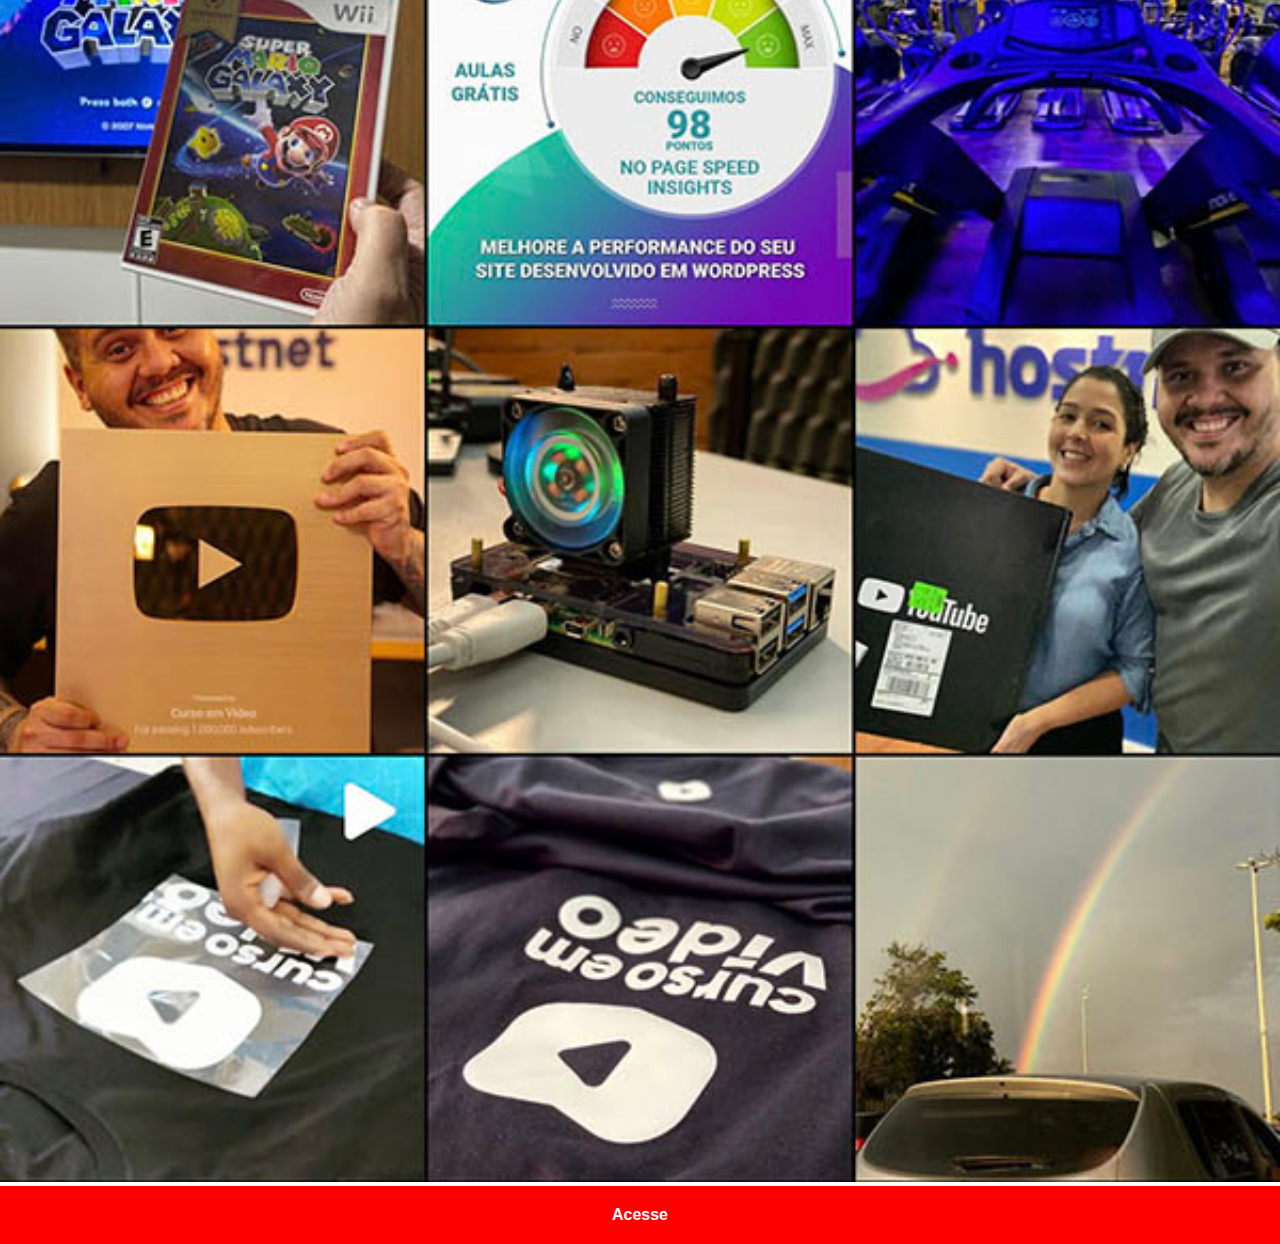
<file: instagram.html>
<!DOCTYPE html>
<html lang="pt-br">
<head>
    <meta charset="UTF-8">
    <meta name="viewport" content="width=device-width, initial-scale=1.0">
    <title>Instagram</title>
    <link rel="stylesheet" href="Estilos/social.css">
</head>
<body>
    <img src="imagens/tela-instagram.jpg" alt="Instagram">
    <a href="https://www.instagram.com/cursoemvideo/" target="_blank">Acesse</a>
</body>
</html>
</file>
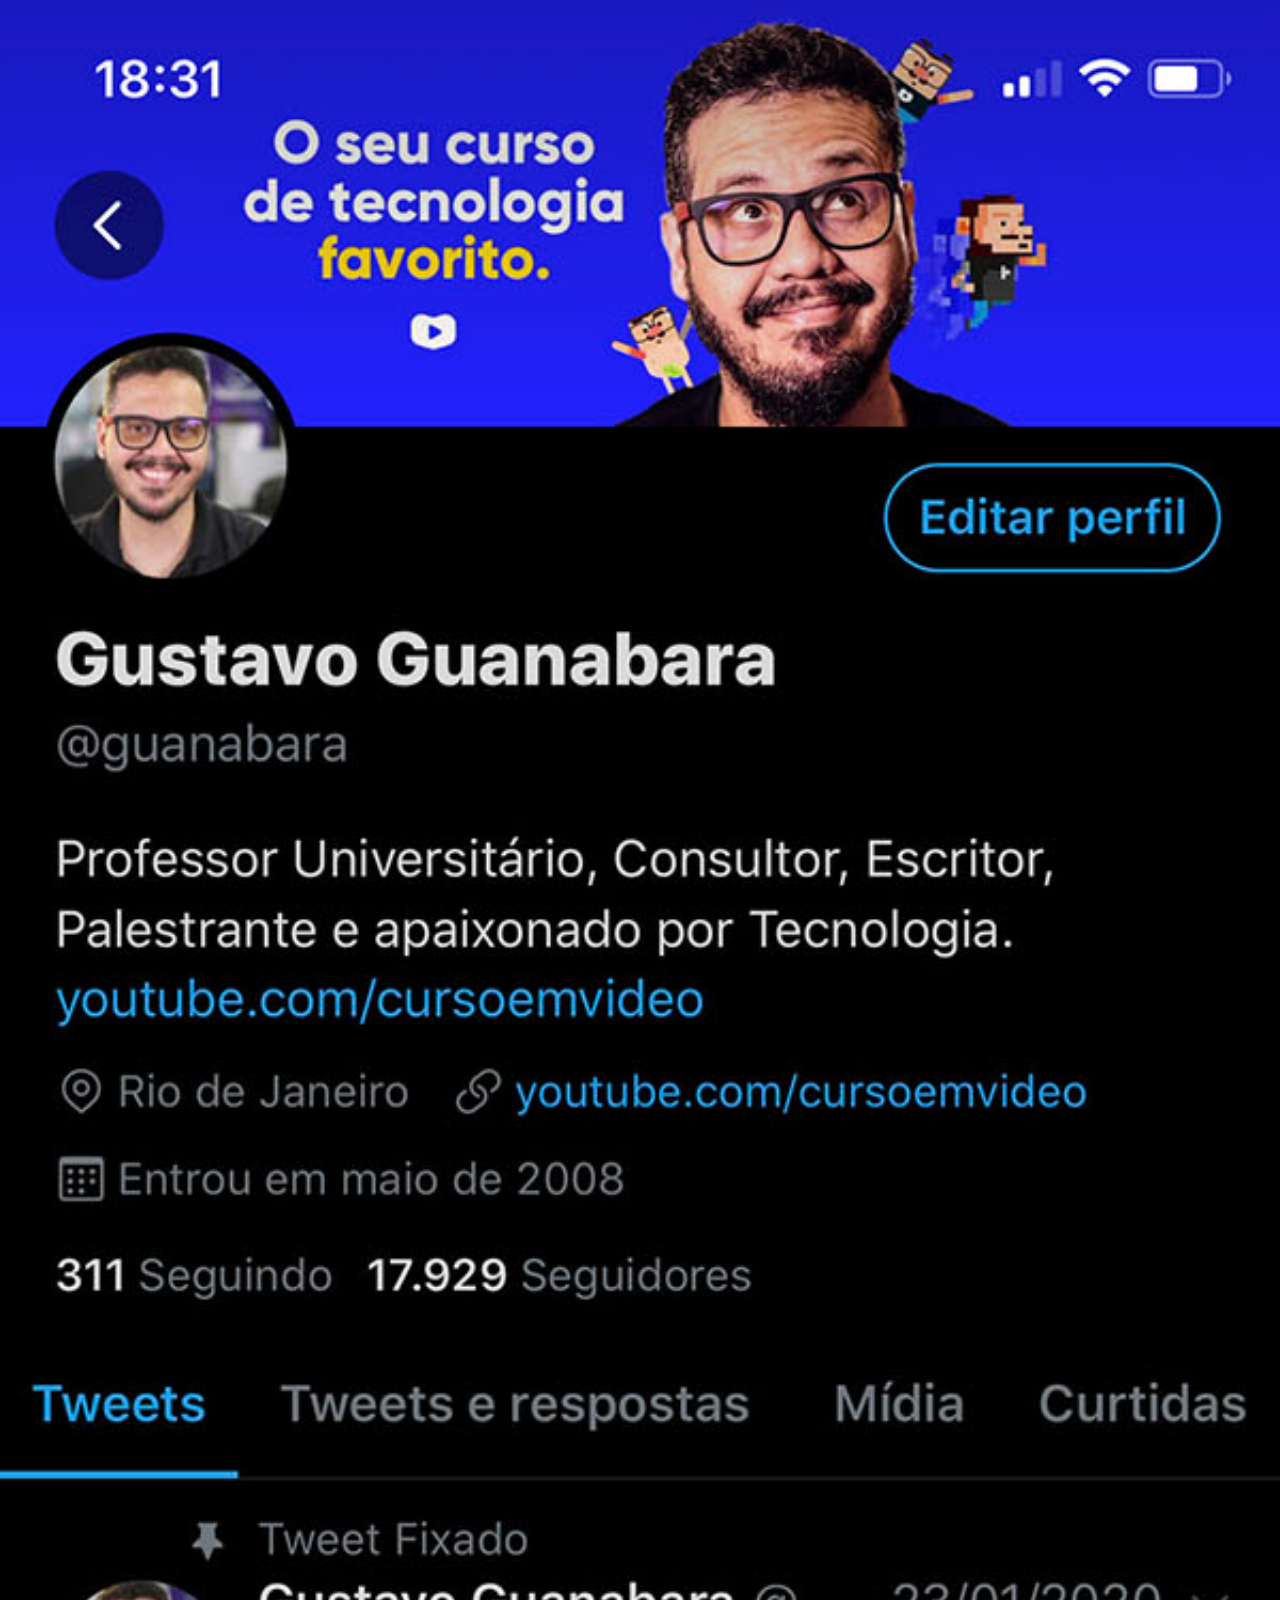
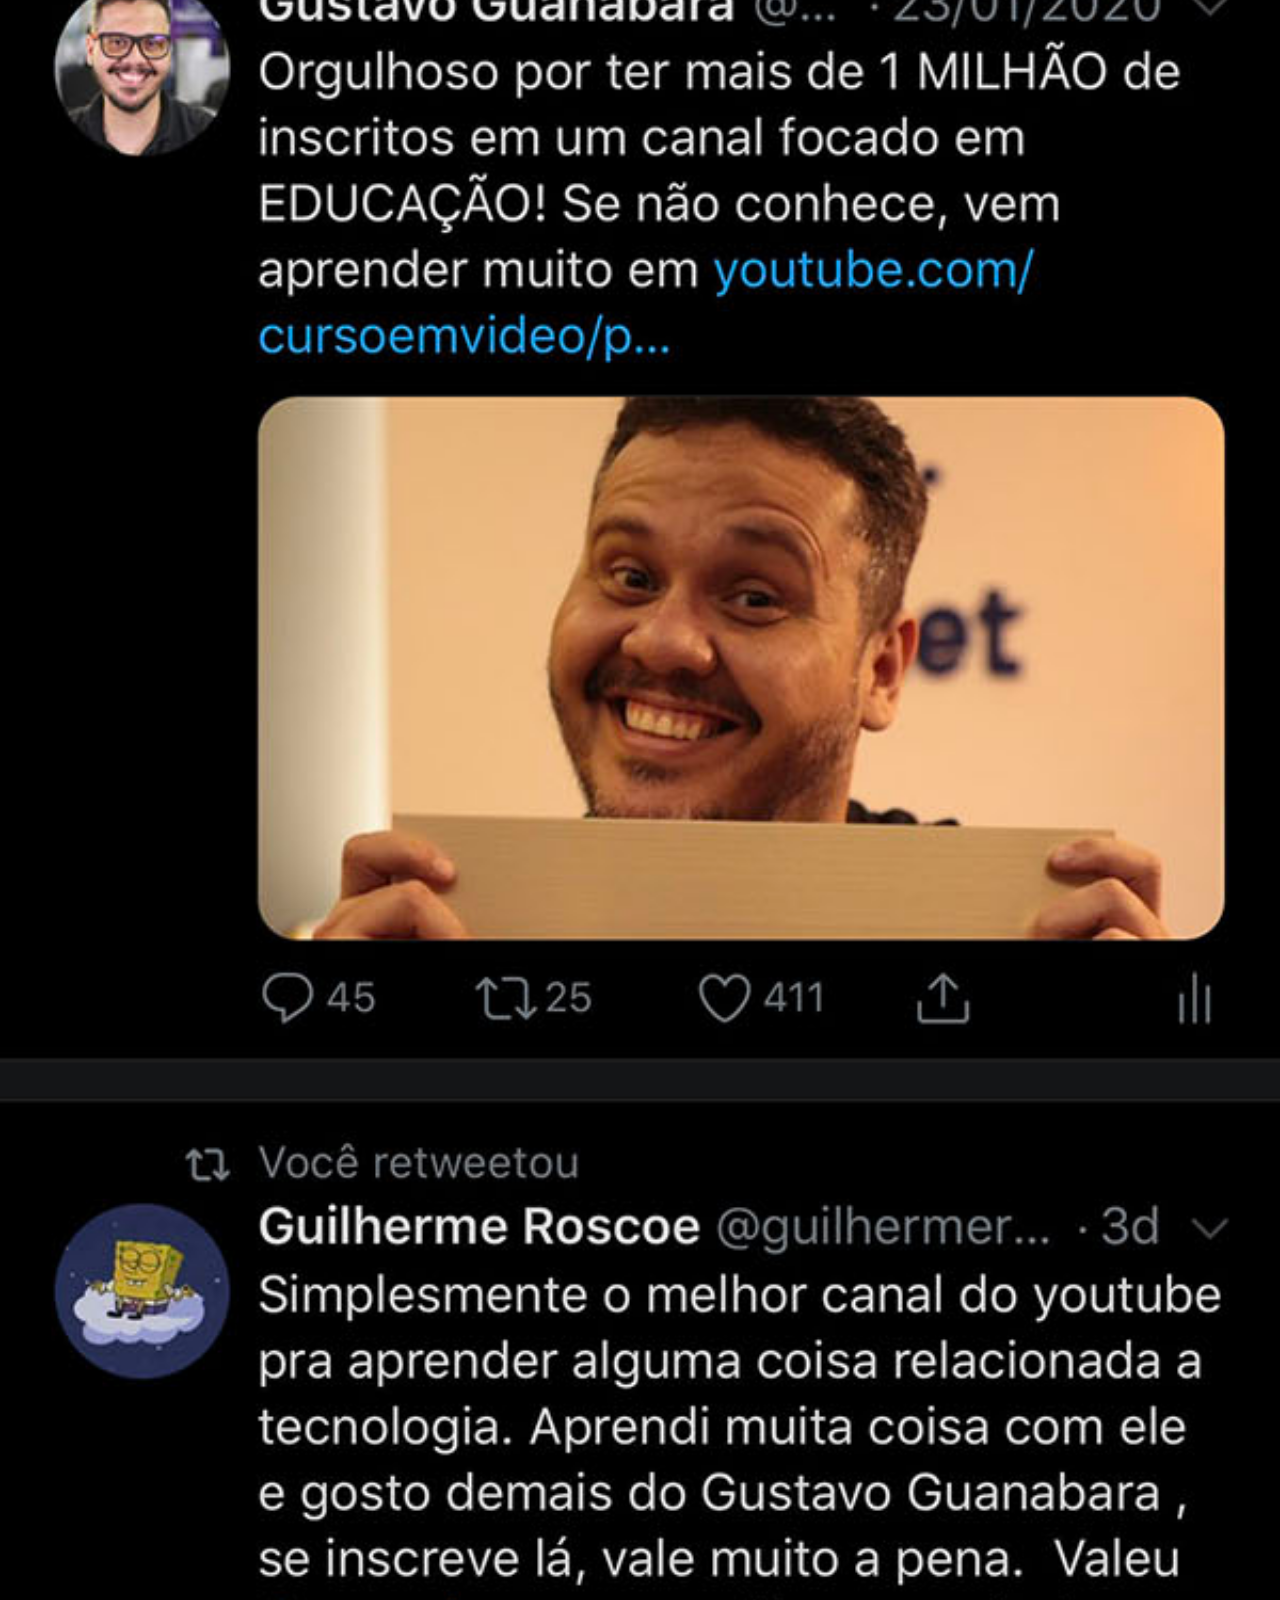
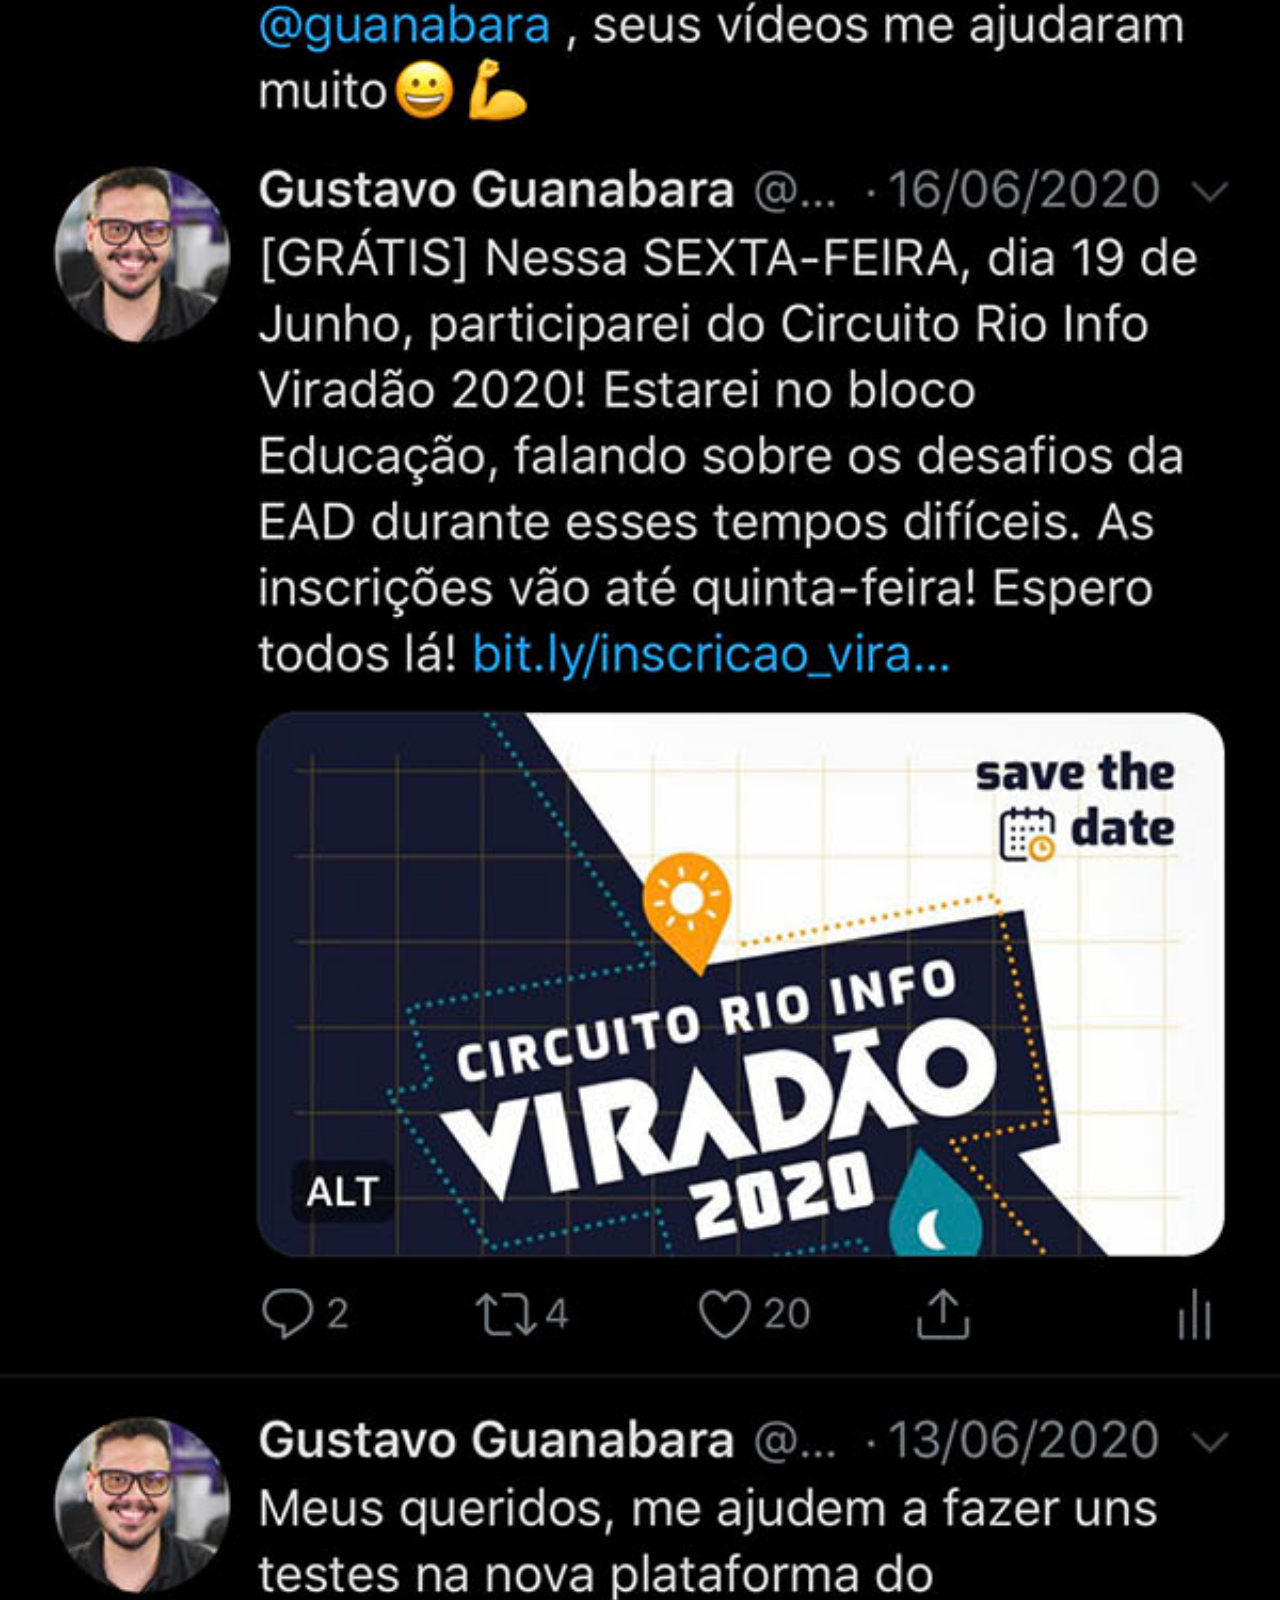
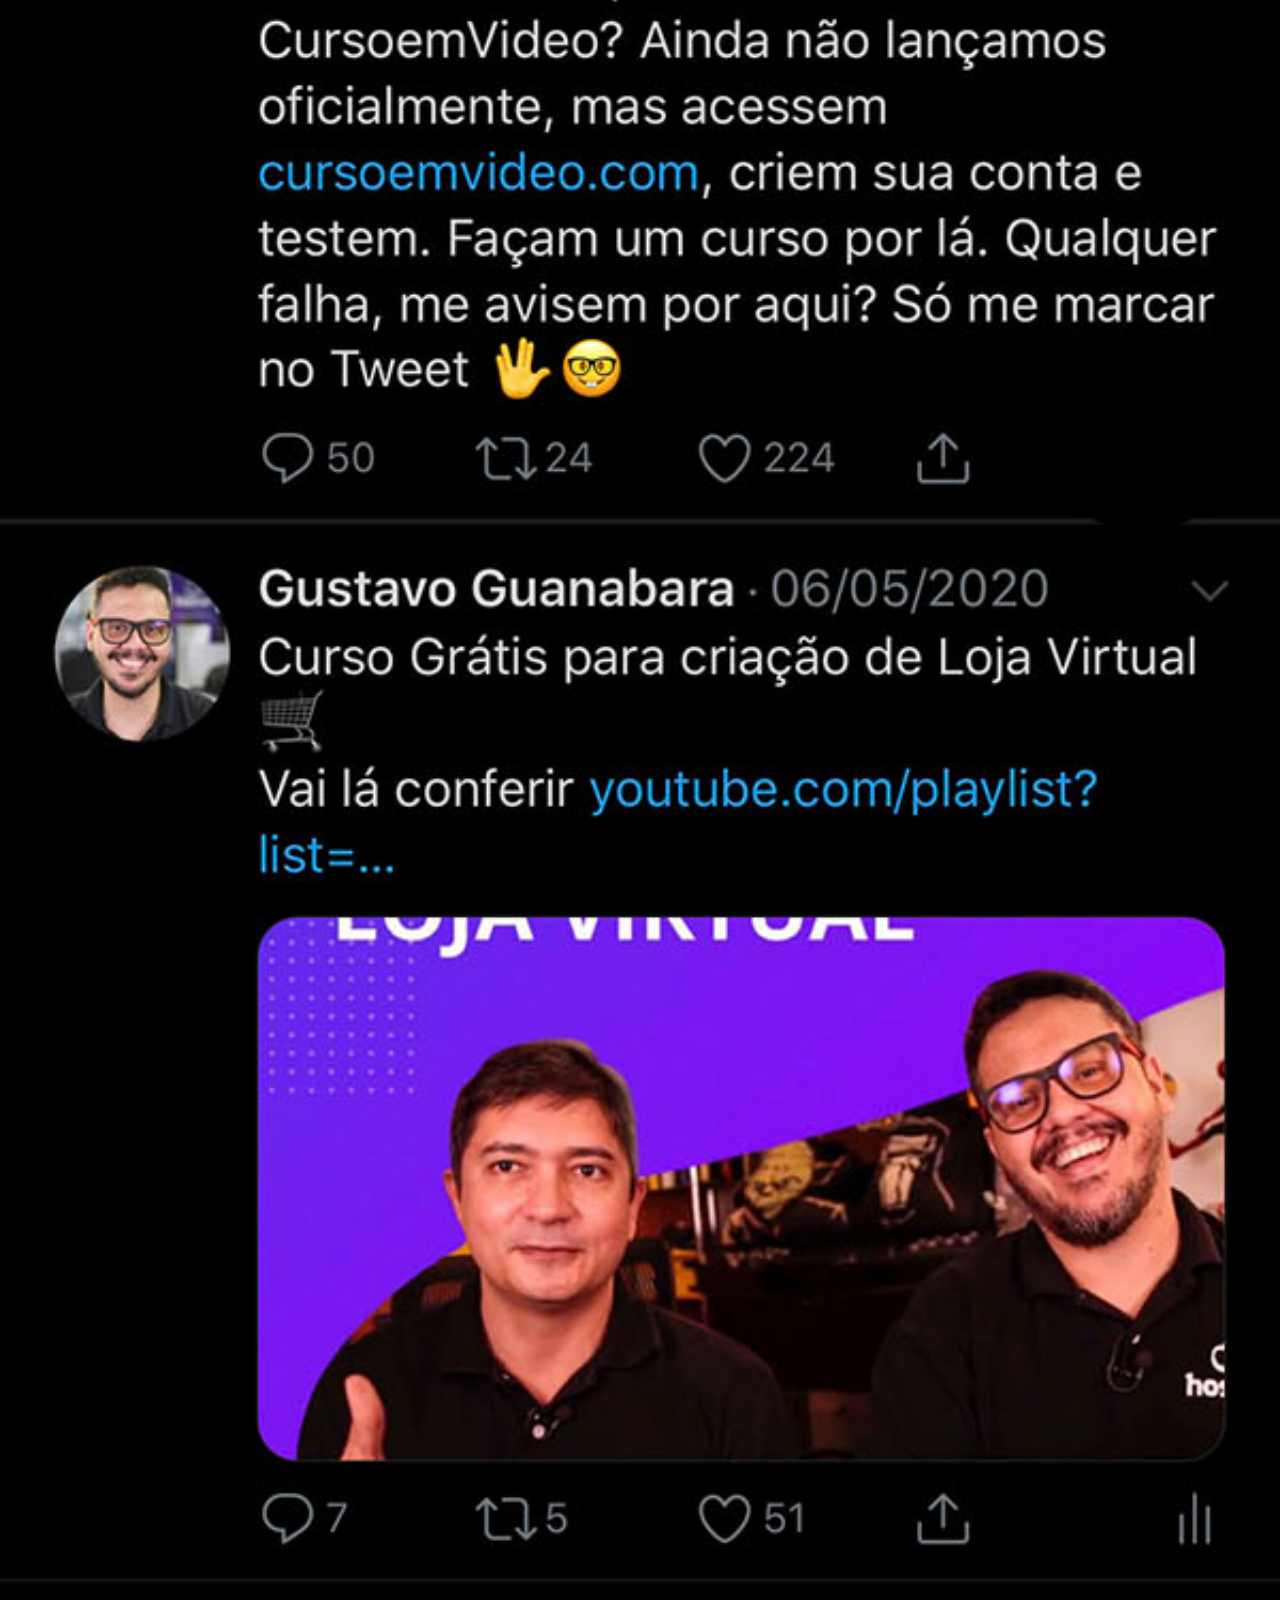
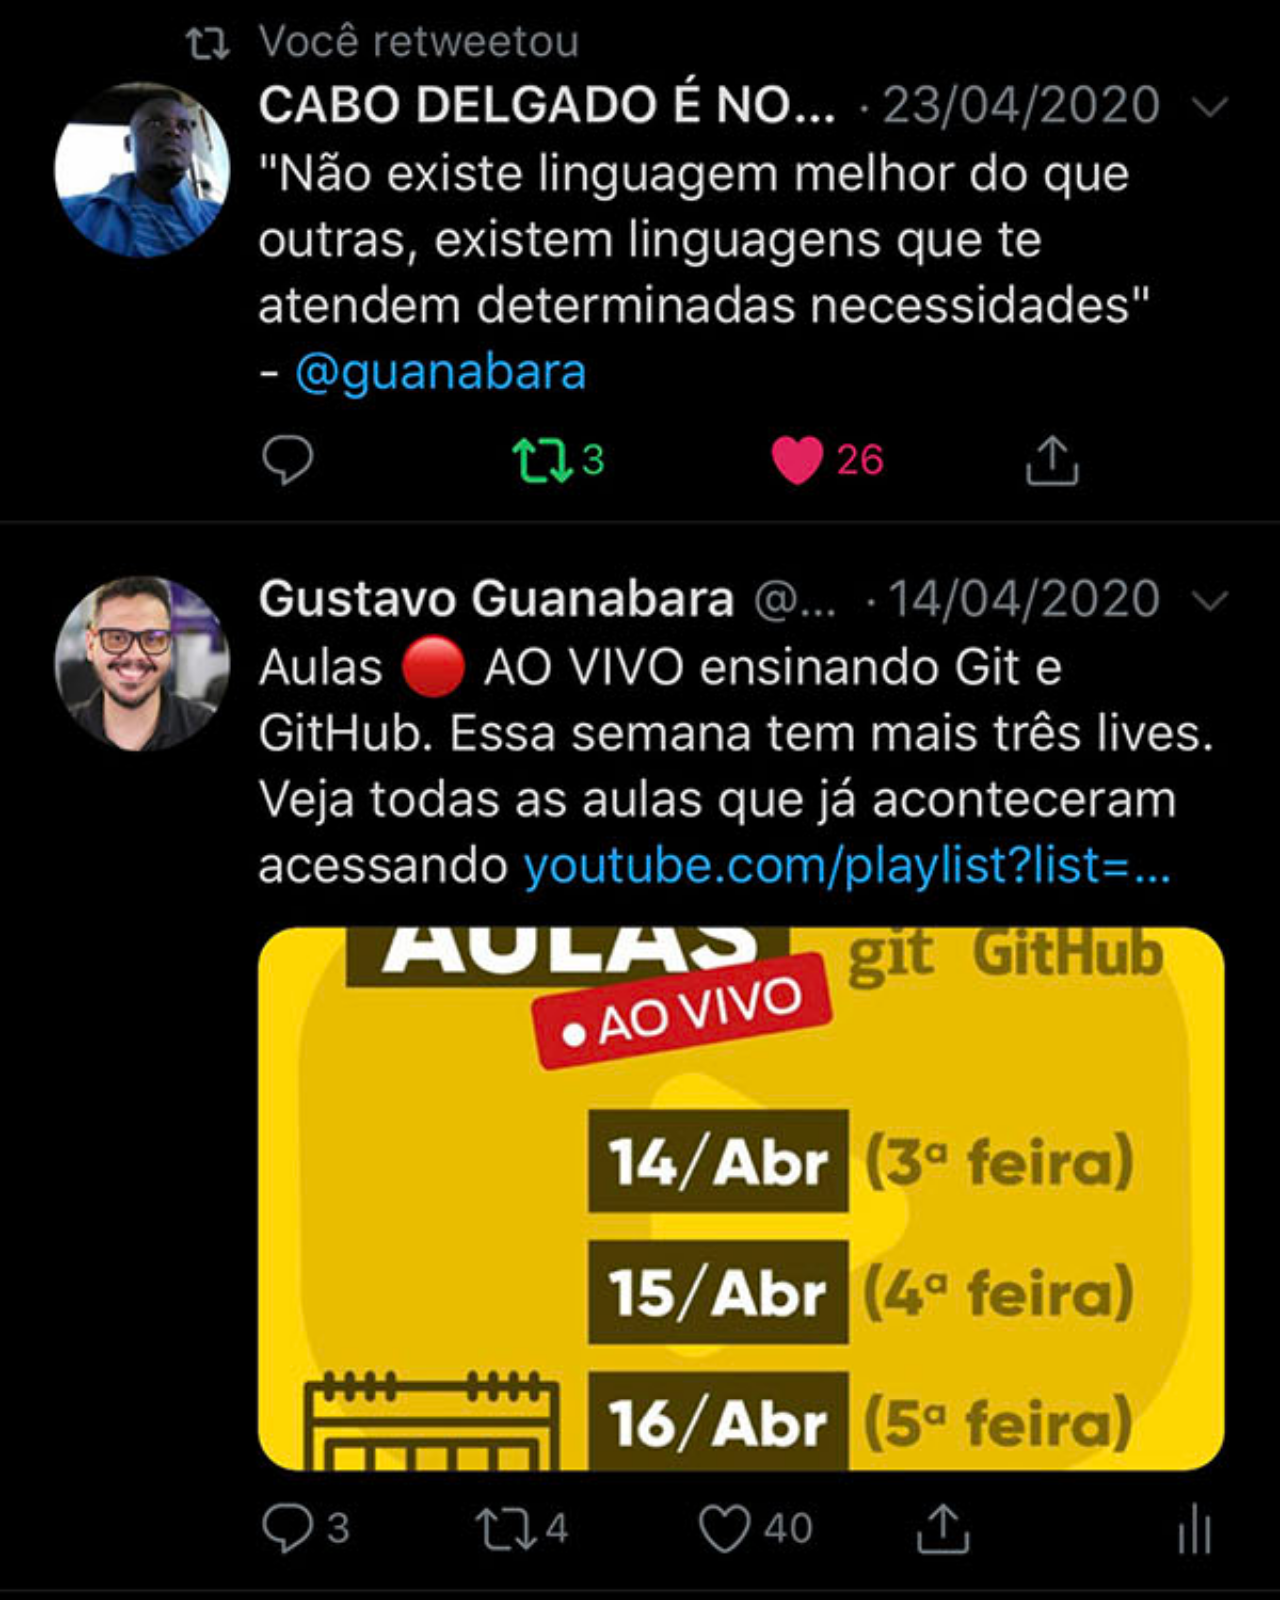
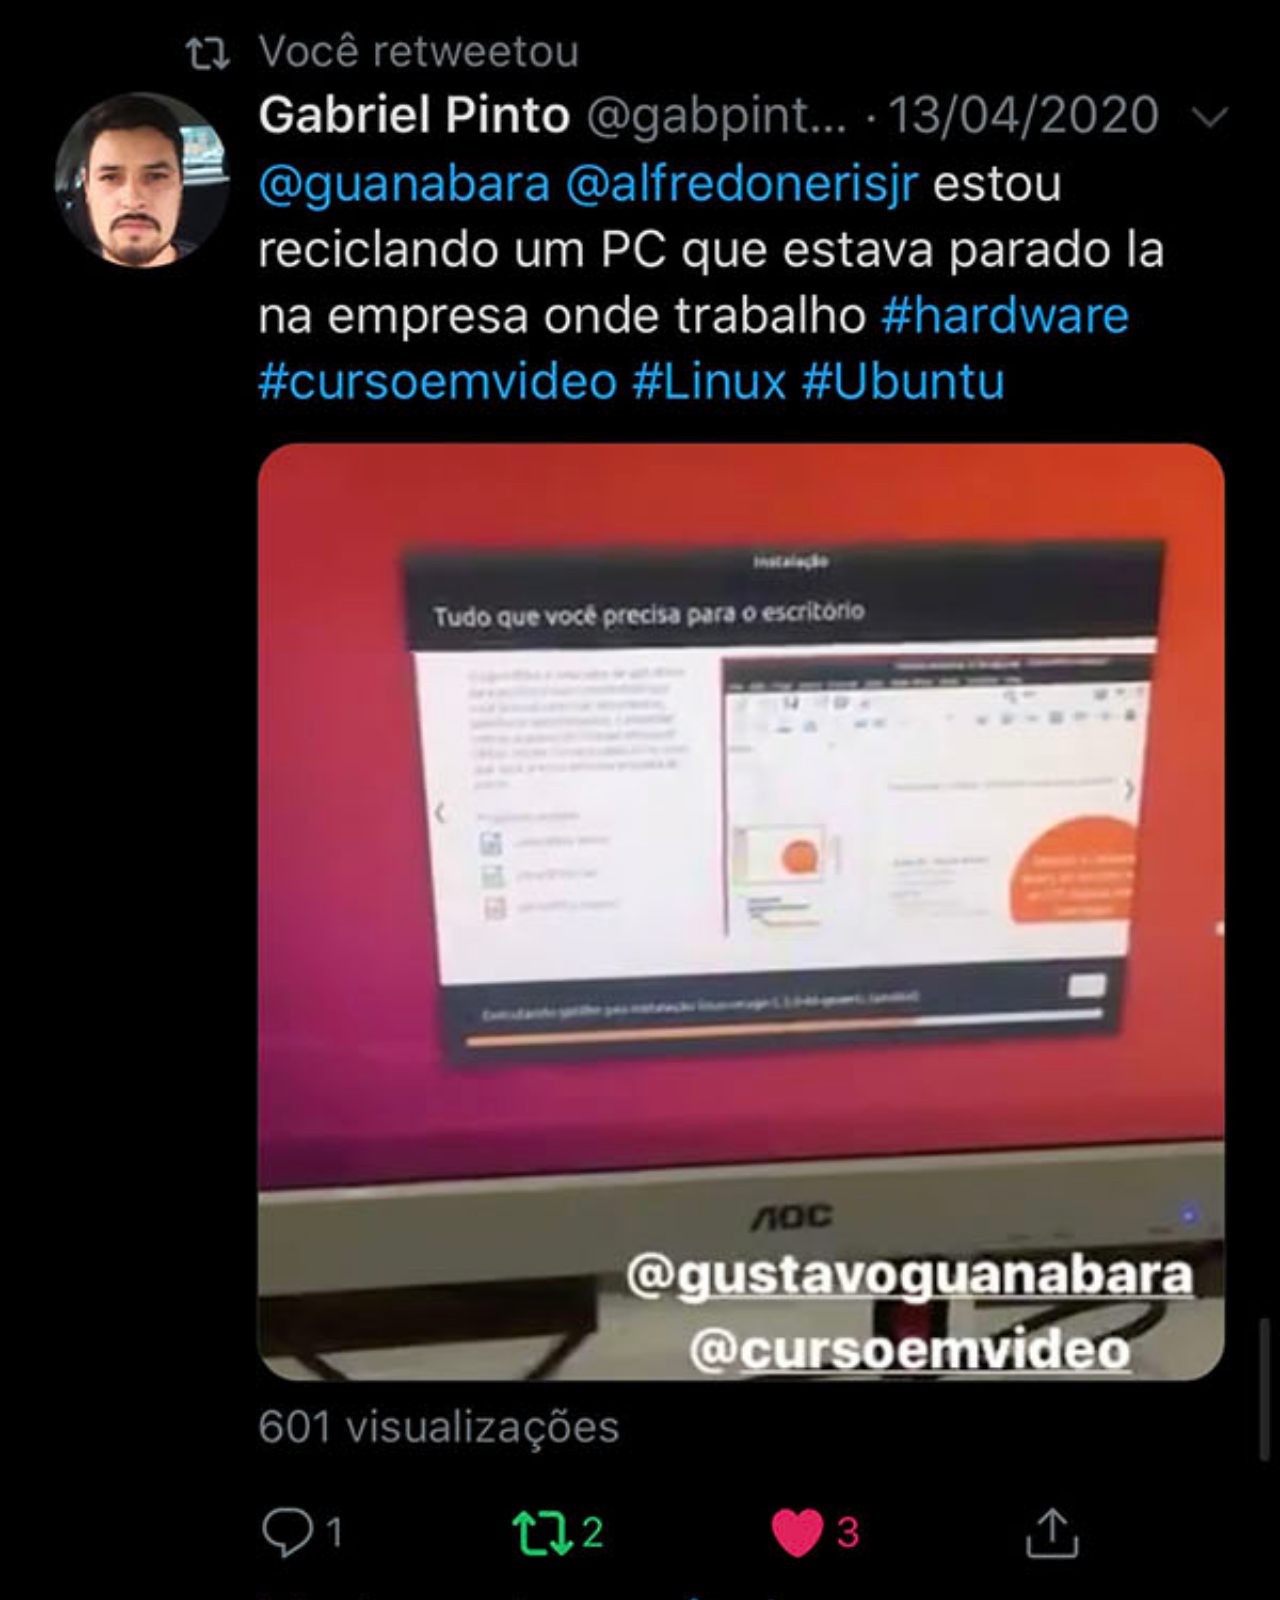
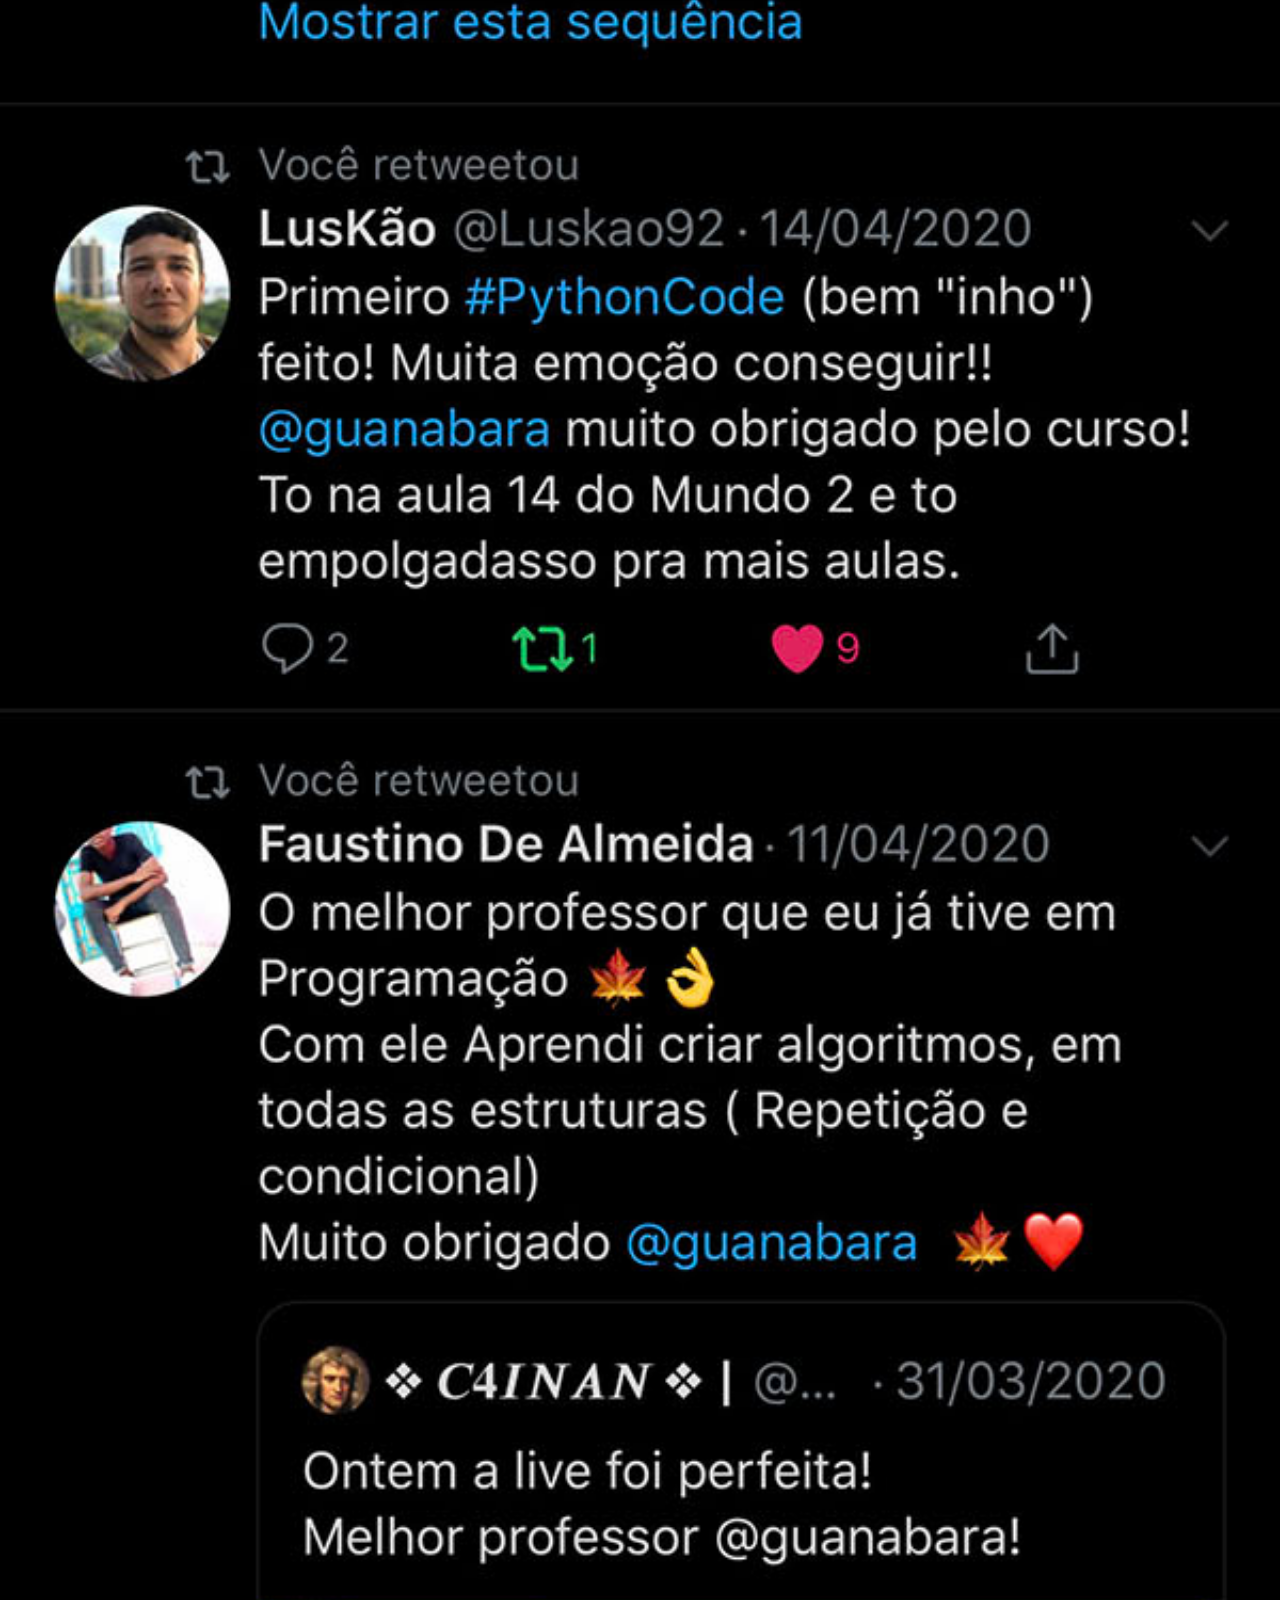
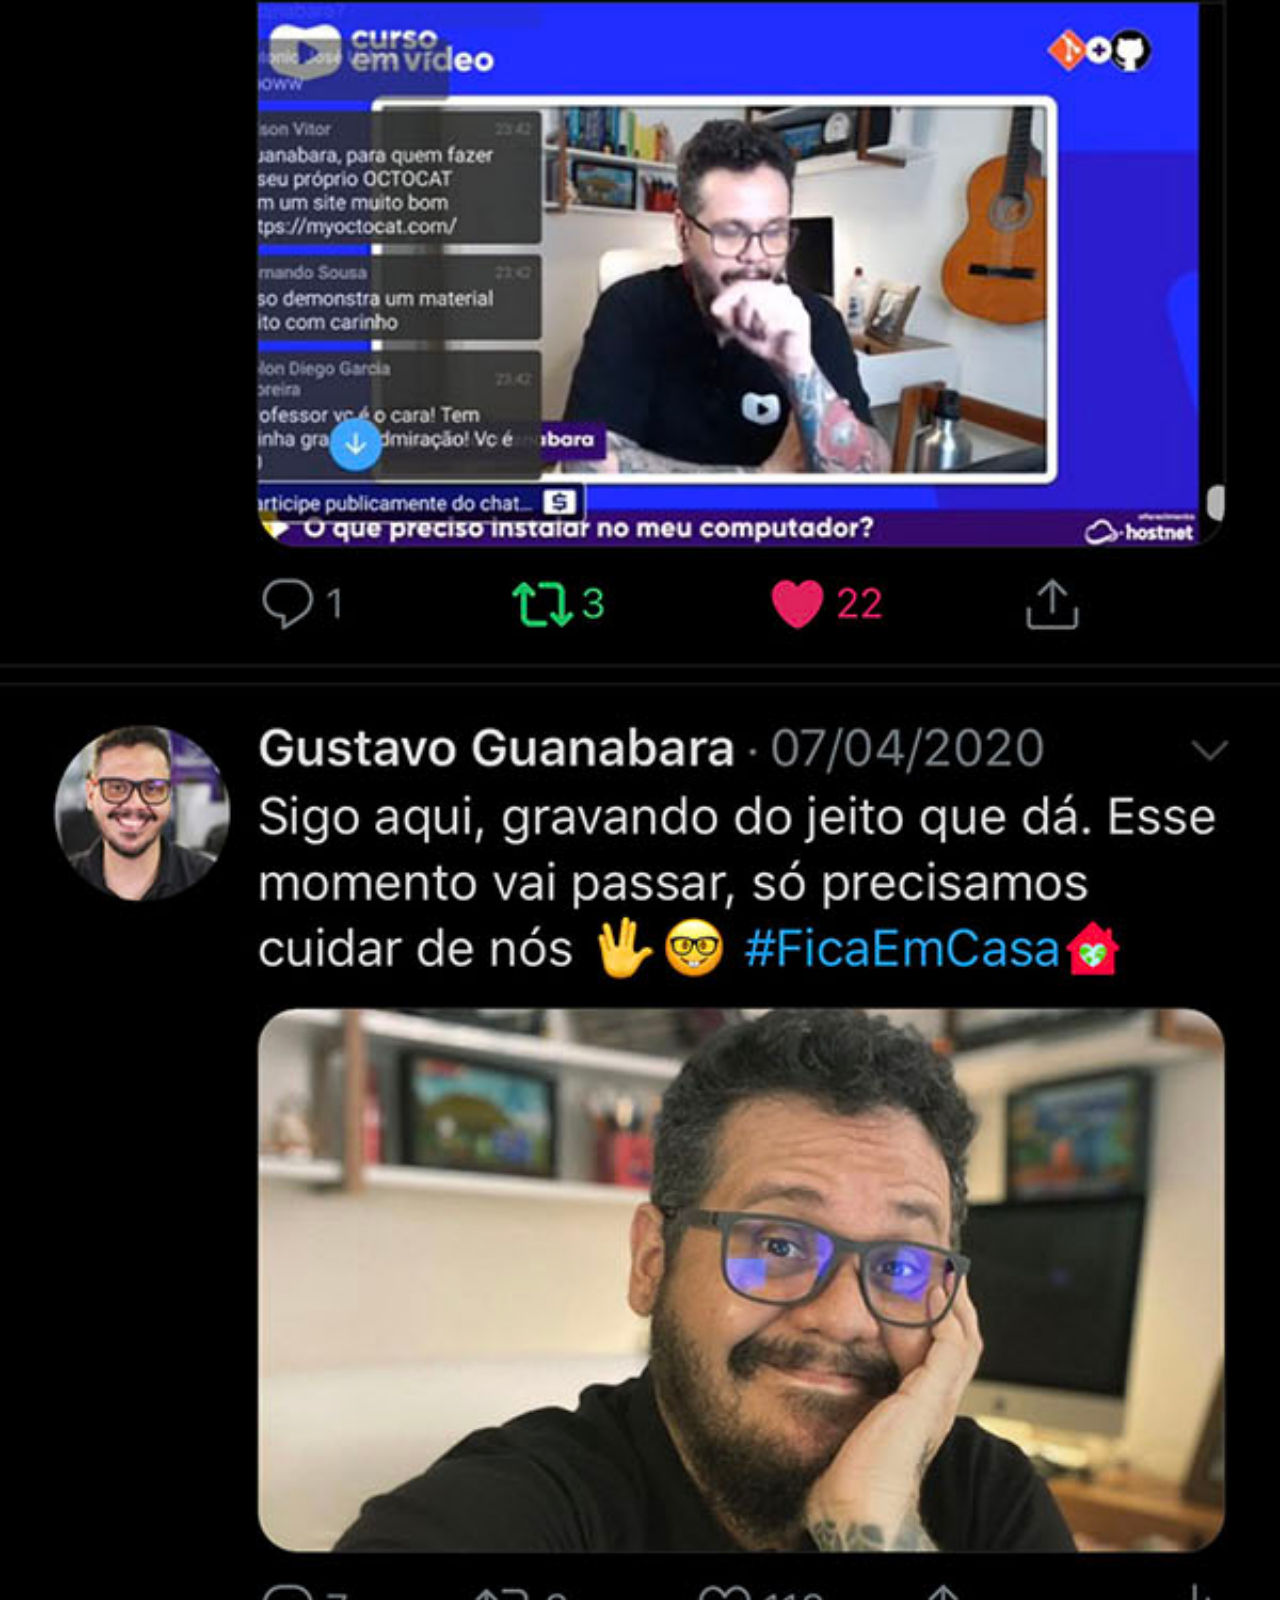
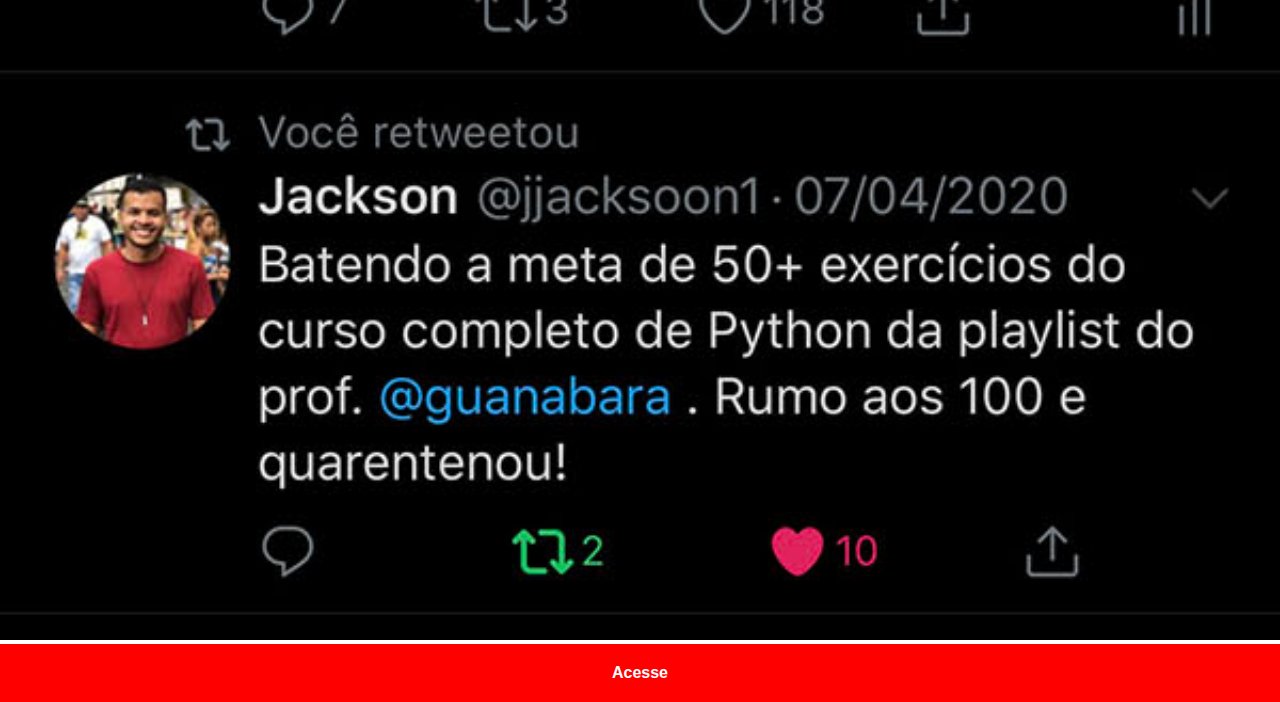
<file: twiter.html>
<!DOCTYPE html>
<html lang="pt-br">
<head>
    <meta charset="UTF-8">
    <meta name="viewport" content="width=device-width, initial-scale=1.0">
    <title>Twitter</title>
    <link rel="stylesheet" href="Estilos/social.css">
</head>
<body>
    <img src="imagens/tela-twitter.jpg" alt="Twitter">
    <a href="https://twitter.com/guanabara" target="_blank">Acesse</a>
</body>
</html>
</file>
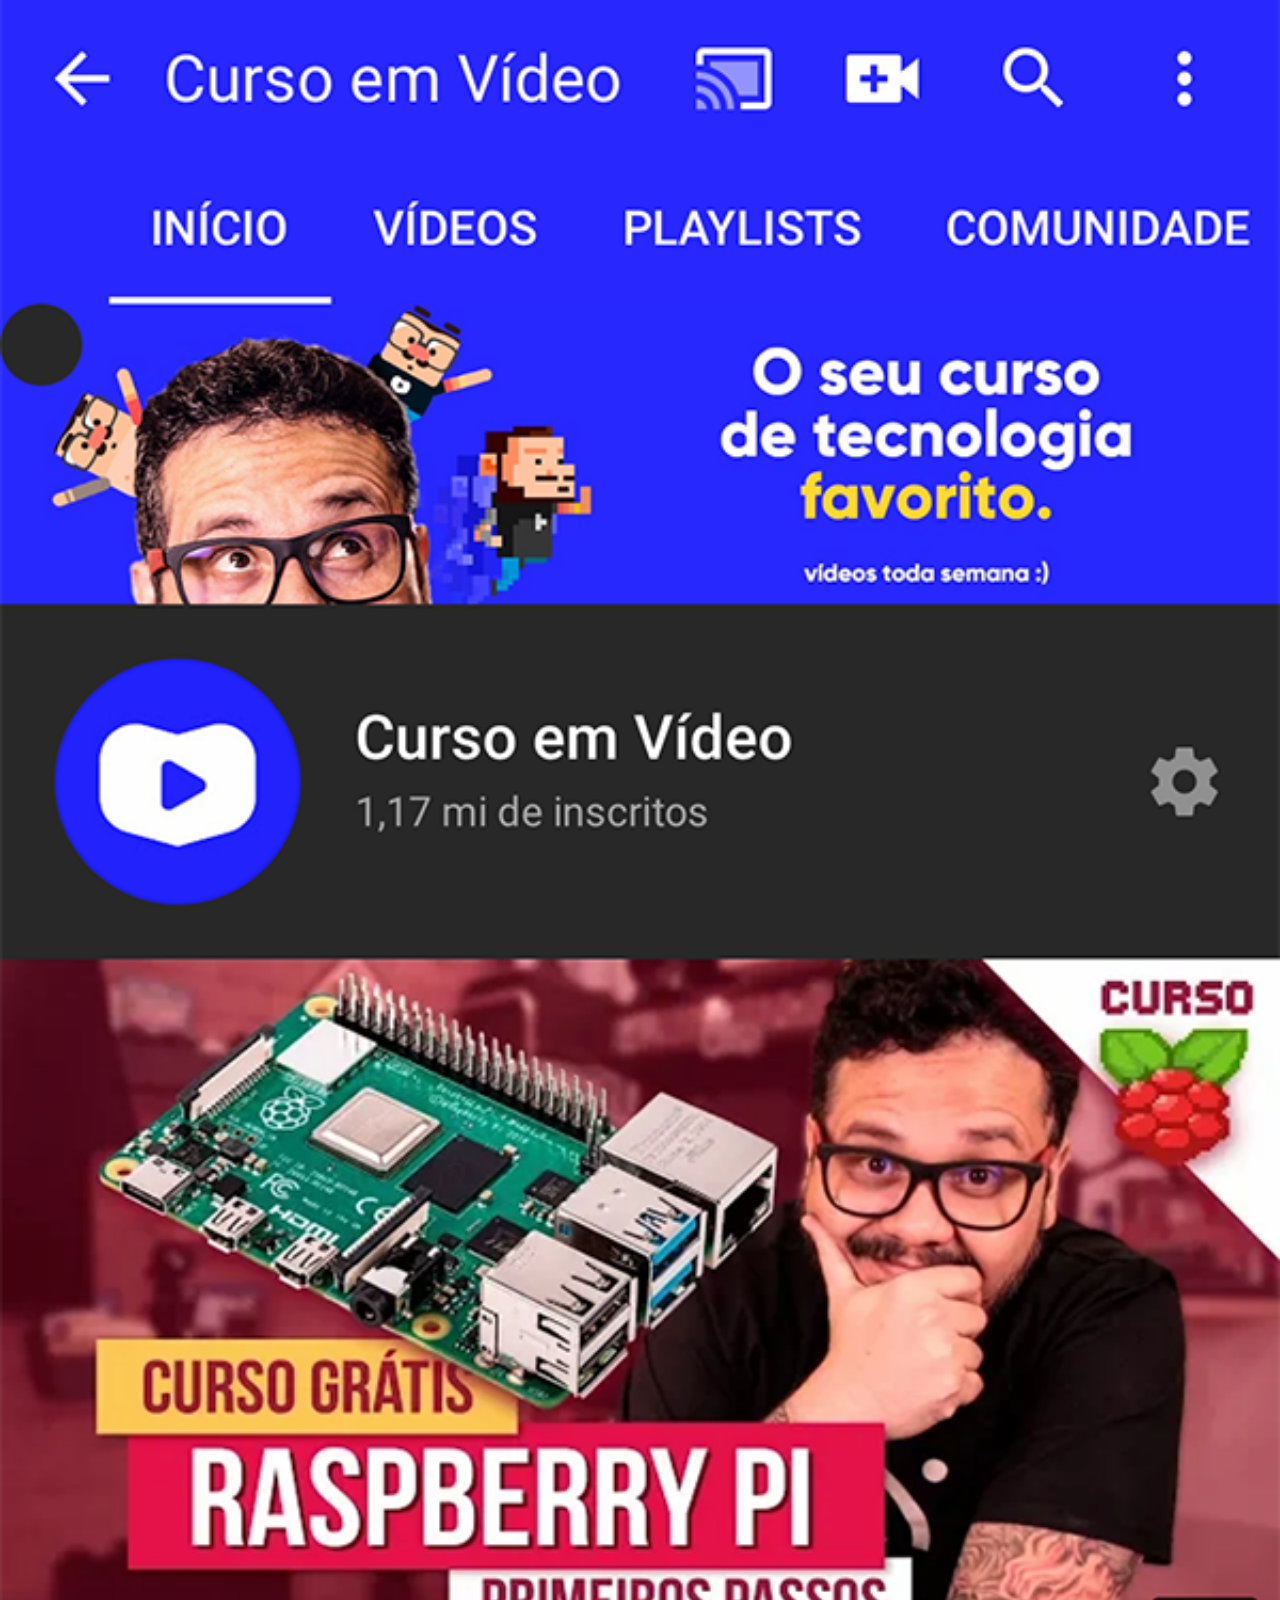
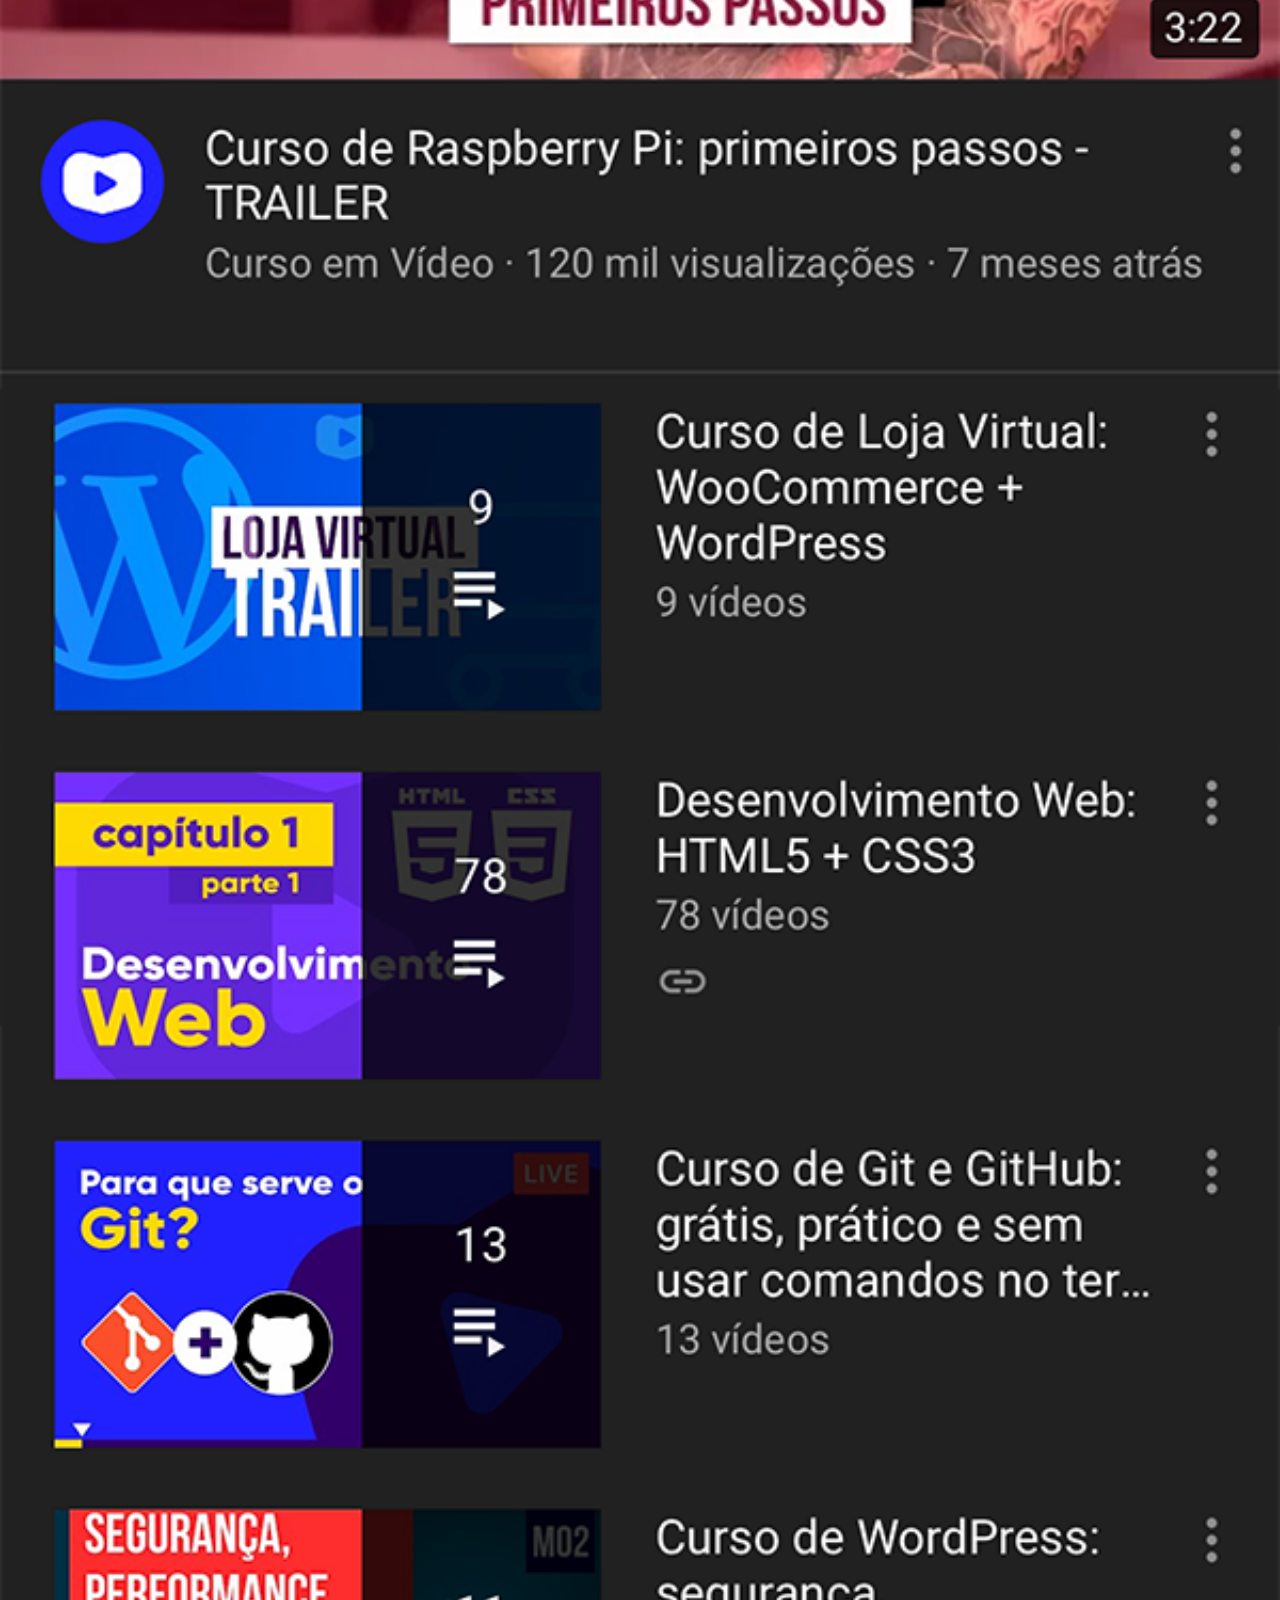
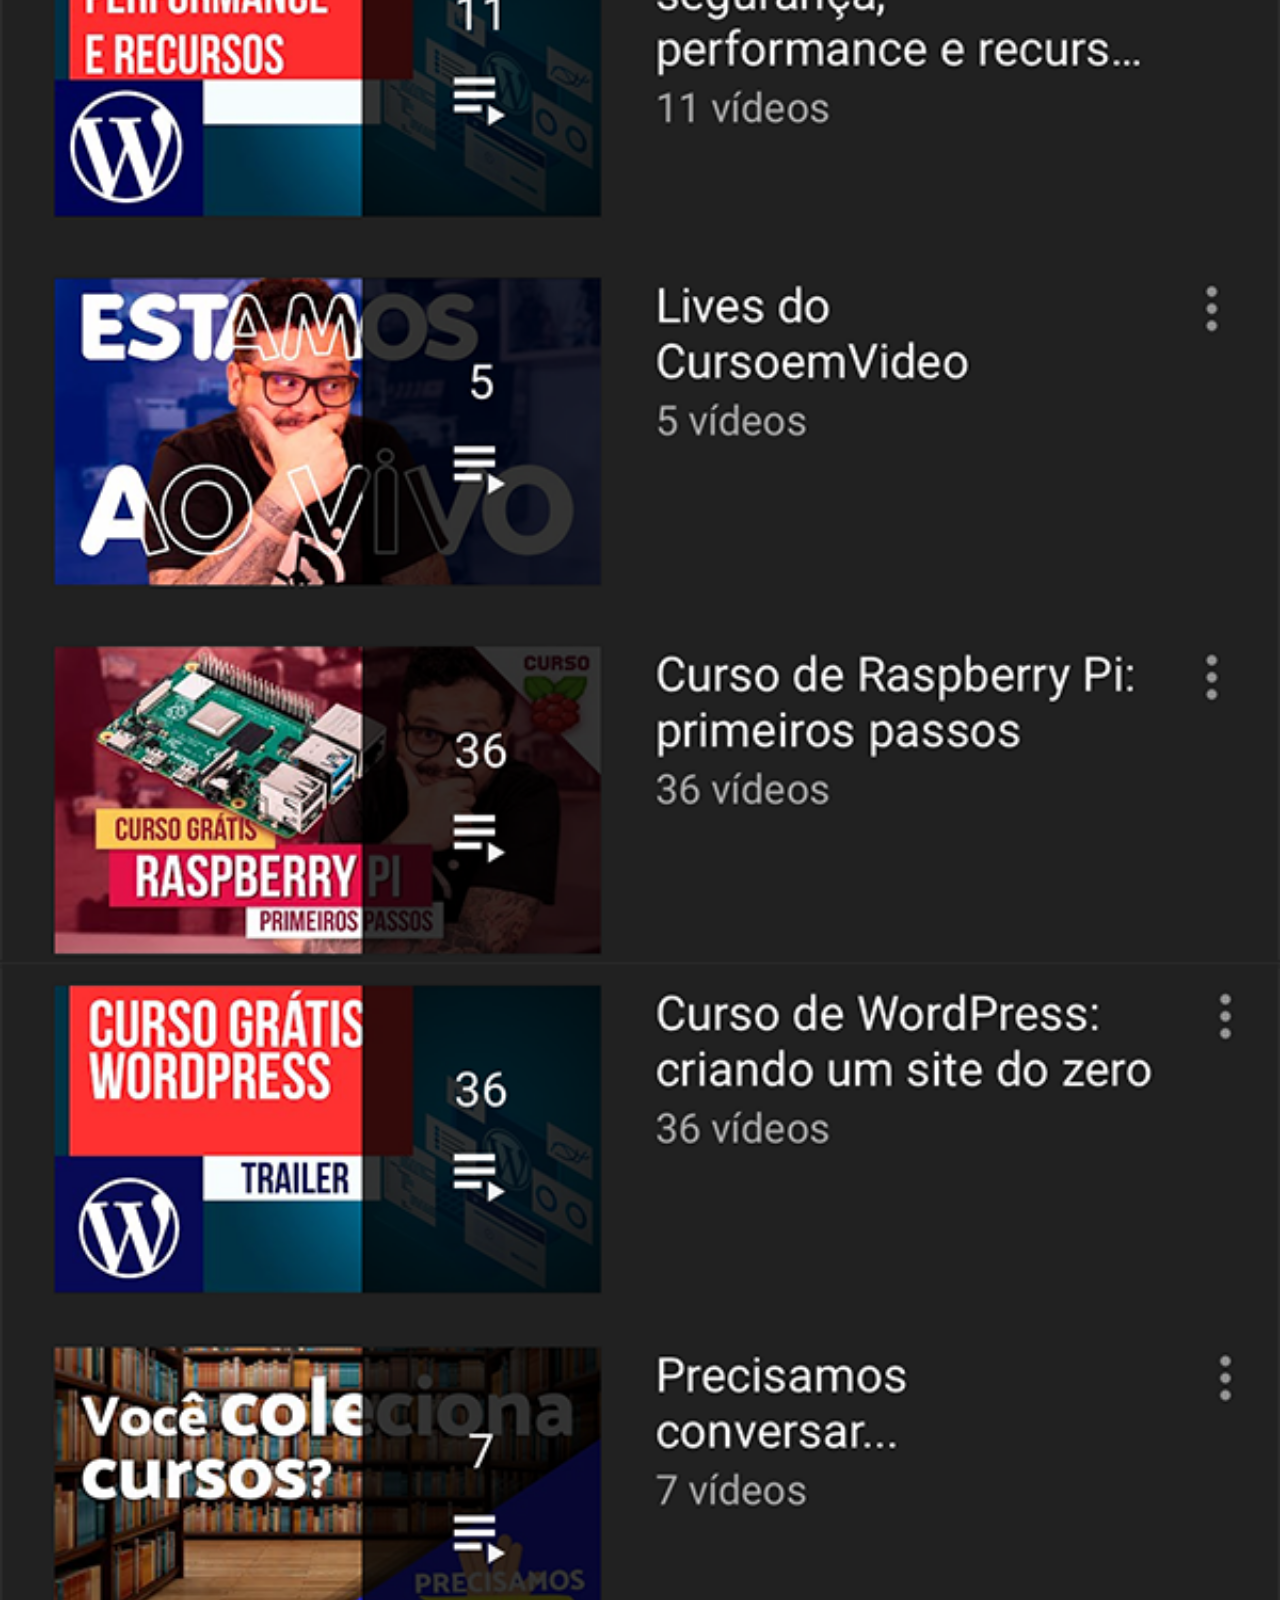
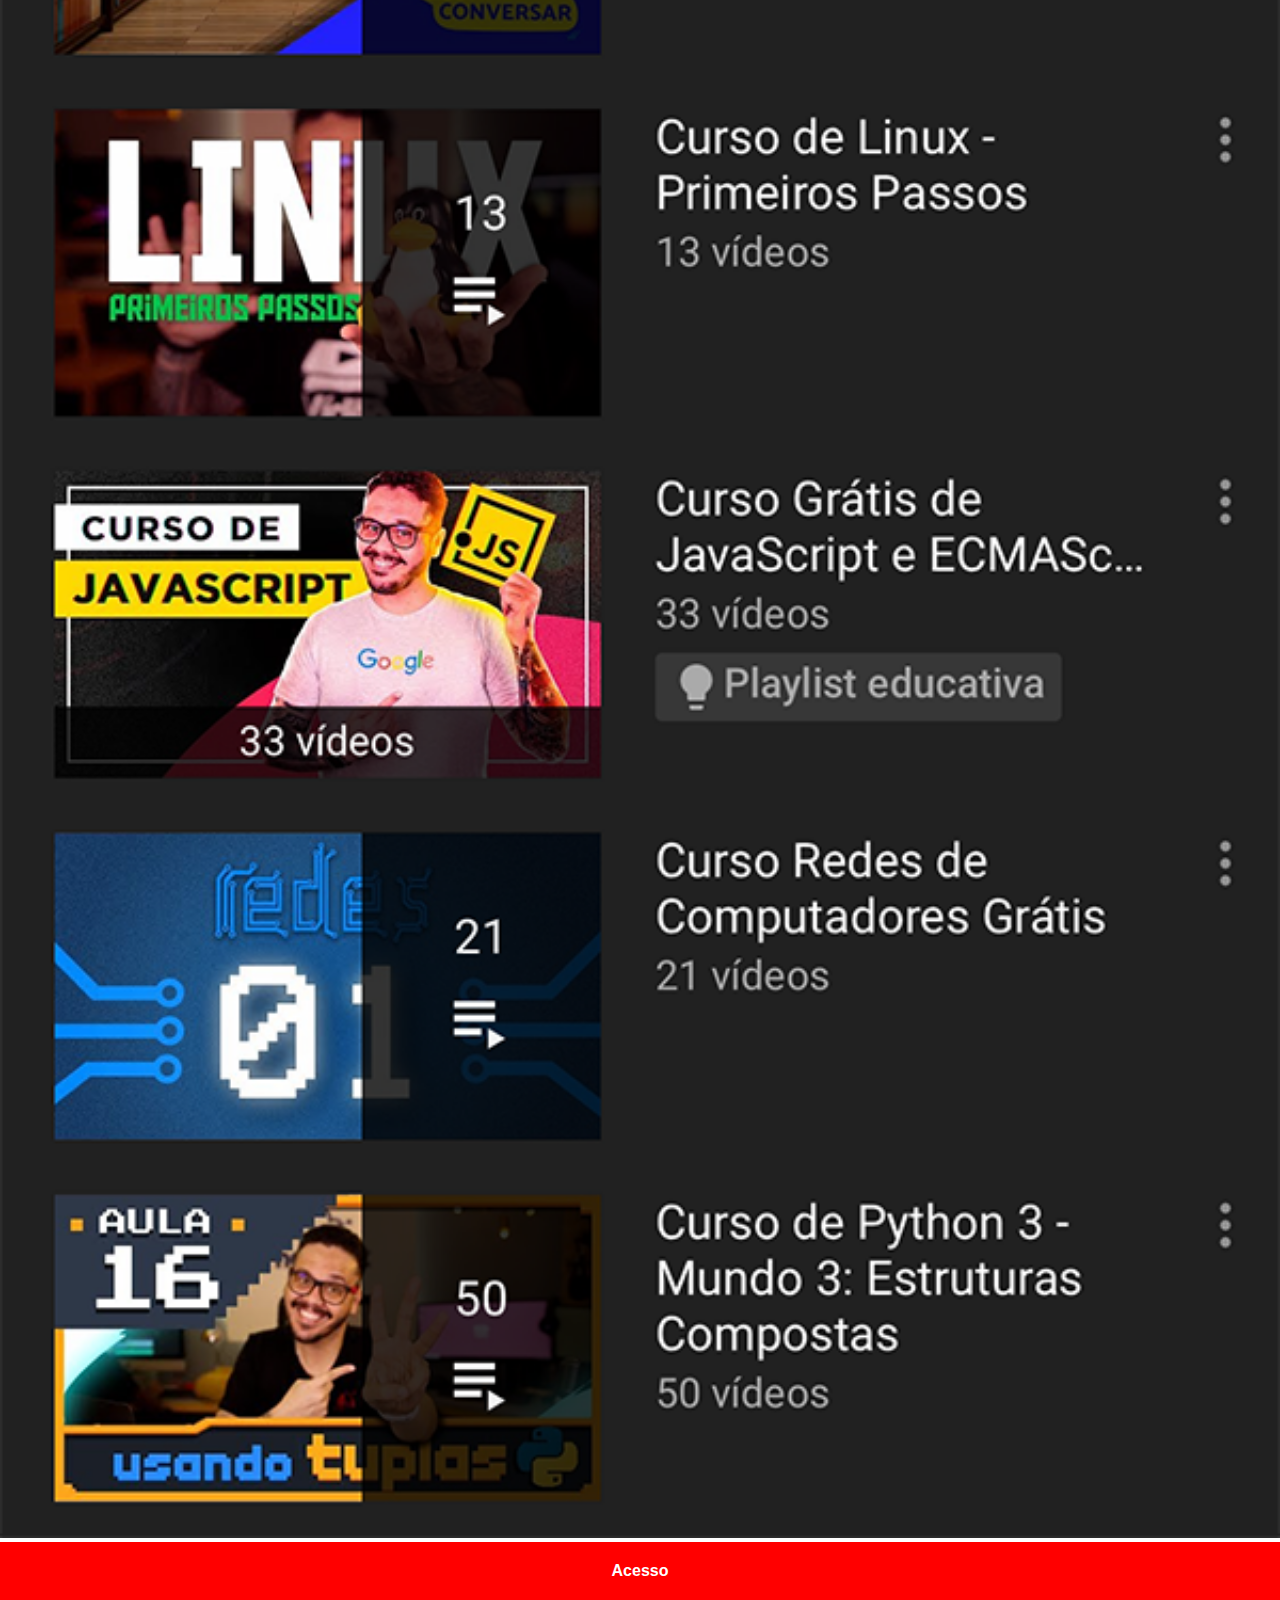
<file: youtube.html>
<!DOCTYPE html>
<html lang="pt-br">
<head>
    <meta charset="UTF-8">
    <meta name="viewport" content="width=device-width, initial-scale=1.0">
    <title>Youtube</title>
    <link rel="stylesheet" href="Estilos/social.css">
</head>
<body>
    <img src="imagens/tela-youtube.png" alt="Youtube">
    <a href="https://www.youtube.com/results?search_query=cursoem+video" target="_blank">Acesso</a>
</body>
</html>
</file>
<file: Estilos/style.css>
@charset "UTF-8";

*{
    margin: 0px;
    padding: 0px;
    font-family: Arial, Helvetica, sans-serif;
}

html, body {
    height: 100vh;
    width: 100vw;
    background-color: black;
}
body {
    background: url('../imagens/fundo-madeira.jpg') no-repeat top center;
    background-size: cover;
    background-attachment: fixed;
}
main {
    position: relative;
    height: 100vh;
    
}

section#telefone {
    position: absolute;
    top: 50%;
    left: 50%;
    transform: translate(-50%, -50%);
    height: 300px;
    width: 203px;
    background-color: blue;
    background: url('../imagens/frame-iphone.png') no-repeat;

}
 iframe#tela {
    position: relative;
    top: 38.5px;
    left: 10px;
    height: 232px;
    width: 130px;
 }
 section#redes-sociais {
    text-align: right;
 }

 section#redes-sociais > a > img {
    width: 35px;
    margin:5px;
    border-radius: 50%;
    box-shadow: 2px 2px rgba(0, 0, 0, 0.397);
    box-sizing: border-box;
 }

 section#redes-sociais img:hover {
    border: 2px solid rgba(255, 255, 255, 0.637);
    transform: translate (-3px, -3px);
    box-shadow: 5px 5px 10px rgba(0, 0, 0, 0.685);
    transition: transform .5s;

 }
</file>
<file: Estilos/social.css>
@charset "UTF-8";

* {
    margin: 0px;
    padding: 0px;
    font-family: Arial, Helvetica, sans-serif;
}

::-webkit-scrollbar {
    width: 0px;
    height: 0px;
}
img {
    width: 100vw;
}
a {
    display: block;
    padding: 20px;
    text-align: center;
    background-color: red;
    font-weight: bolder;
    text-decoration: none;
    color: white;

}
a:hover {
    background-color: rgba(255, 0, 0, 0.603);
}
</file>
